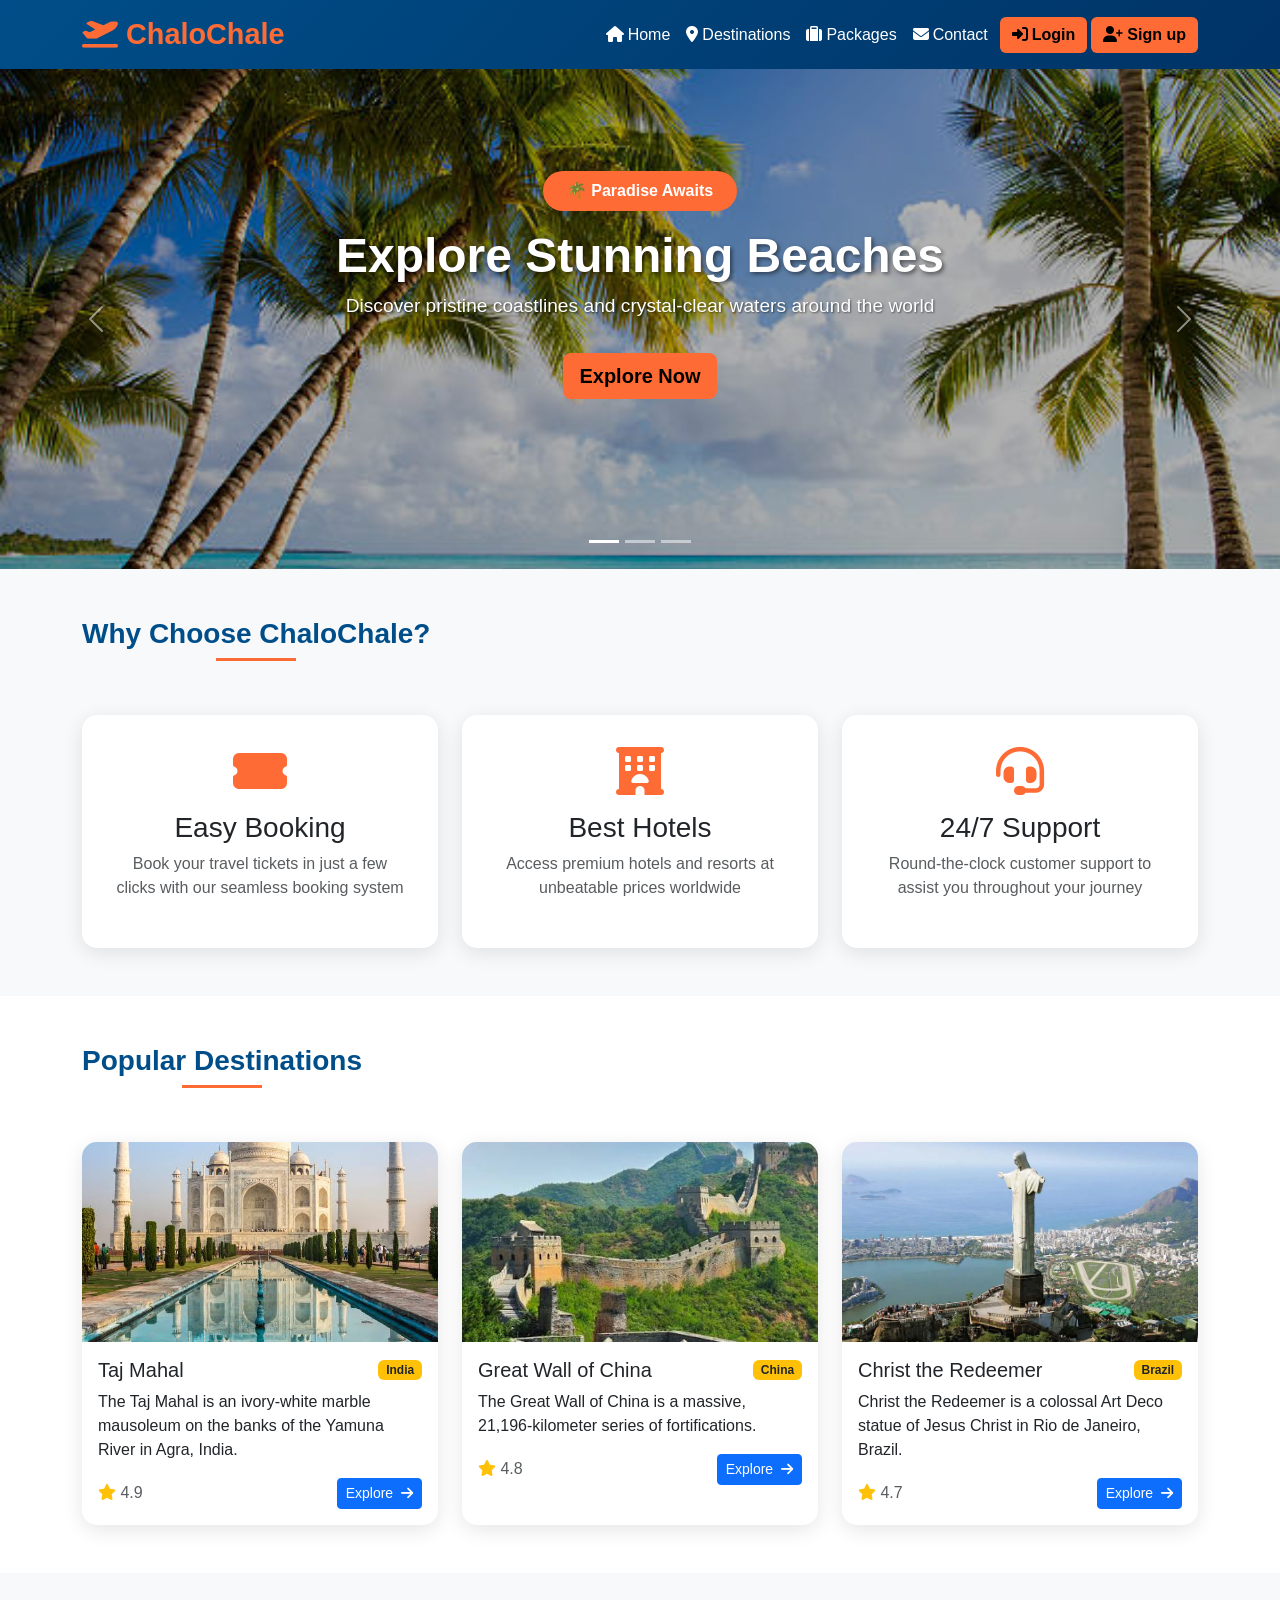
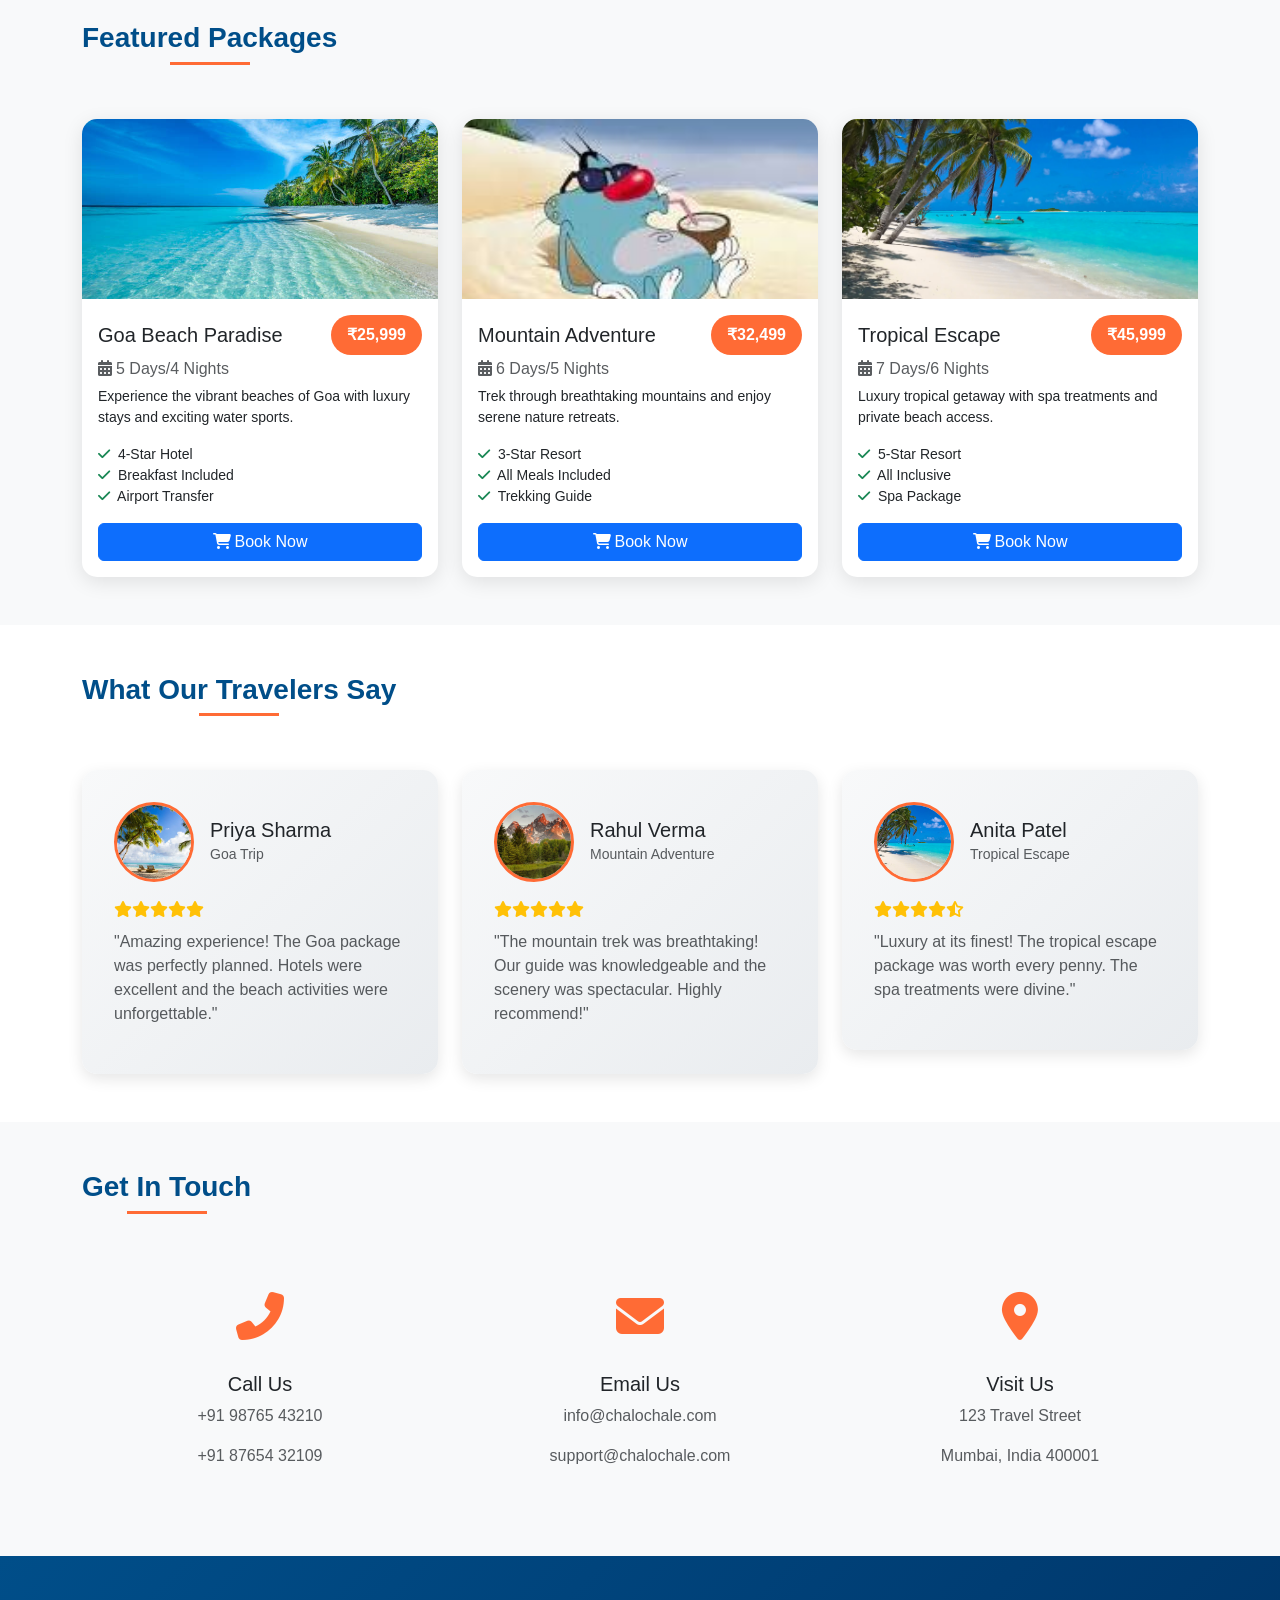
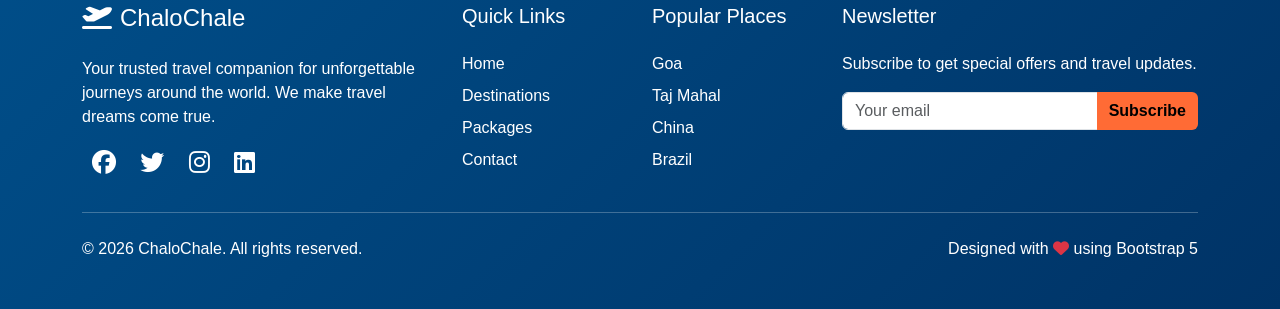
<file: index.html>
<!DOCTYPE html>
<html lang="en">
<head>
    <meta charset="UTF-8">
    <meta name="viewport" content="width=device-width, initial-scale=1.0">
    <link href="https://cdn.jsdelivr.net/npm/bootstrap@5.3.0/dist/css/bootstrap.min.css" rel="stylesheet">
    <link rel="stylesheet" href="https://cdnjs.cloudflare.com/ajax/libs/font-awesome/6.4.0/css/all.min.css">
    <title>ChaloChale - Your Travel Companion</title>
    <style>
        :root {
            --primary-color: #ff6b35;
            --secondary-color: #004e89;
            --accent-color: #f7c59f;
        }
        
        body {
            font-family: 'Segoe UI', Tahoma, Geneva, Verdana, sans-serif;
        }
        
        .navbar {
            background: linear-gradient(135deg, var(--secondary-color), #003366) !important;
            box-shadow: 0 2px 10px rgba(0,0,0,0.2);
        }
        
        .navbar-brand {
            font-size: 1.8rem;
            color: var(--primary-color) !important;
        }
        
        .nav-link {
            color: white !important;
            font-weight: 500;
            transition: color 0.3s;
        }
        
        .nav-link:hover {
            color: var(--primary-color) !important;
        }
        
        .btn-warning {
            background-color: var(--primary-color);
            border: none;
            font-weight: 600;
            transition: transform 0.2s, box-shadow 0.2s;
        }
        
        .btn-warning:hover {
            background-color: #e55a2b;
            transform: translateY(-2px);
            box-shadow: 0 4px 8px rgba(0,0,0,0.2);
        }
        
        .carousel-item img {
            height: 500px;
            object-fit: cover;
            filter: brightness(0.7);
        }
        
        .carousel-caption {
            bottom: 30%;
        }
        
        .carousel-caption h5 {
            font-size: 3rem;
            font-weight: 700;
            text-shadow: 2px 2px 4px rgba(0,0,0,0.5);
        }
        
        .carousel-caption p {
            font-size: 1.2rem;
            text-shadow: 1px 1px 2px rgba(0,0,0,0.5);
        }
        
        .section-title {
            color: var(--secondary-color);
            font-weight: 700;
            margin-bottom: 2rem;
            position: relative;
            display: inline-block;
        }
        
        .section-title::after {
            content: '';
            position: absolute;
            bottom: -10px;
            left: 50%;
            transform: translateX(-50%);
            width: 80px;
            height: 3px;
            background: var(--primary-color);
        }
        
        .feature-card {
            text-align: center;
            padding: 2rem;
            border-radius: 15px;
            background: white;
            box-shadow: 0 5px 20px rgba(0,0,0,0.1);
            transition: transform 0.3s, box-shadow 0.3s;
            height: 100%;
        }
        
        .feature-card:hover {
            transform: translateY(-10px);
            box-shadow: 0 15px 30px rgba(0,0,0,0.15);
        }
        
        .feature-icon {
            font-size: 3rem;
            color: var(--primary-color);
            margin-bottom: 1rem;
        }
        
        .destination-card {
            border: none;
            border-radius: 15px;
            overflow: hidden;
            box-shadow: 0 5px 20px rgba(0,0,0,0.1);
            transition: transform 0.3s, box-shadow 0.3s;
            height: 100%;
        }
        
        .destination-card:hover {
            transform: translateY(-10px);
            box-shadow: 0 15px 30px rgba(0,0,0,0.2);
        }
        
        .destination-card img {
            height: 200px;
            object-fit: cover;
            transition: transform 0.3s;
        }
        
        .destination-card:hover img {
            transform: scale(1.1);
        }
        
        .package-card {
            border: none;
            border-radius: 15px;
            overflow: hidden;
            box-shadow: 0 5px 20px rgba(0,0,0,0.1);
            transition: transform 0.3s;
            height: 100%;
        }
        
        .package-card:hover {
            transform: translateY(-5px);
        }
        
        .package-card img {
            height: 180px;
            object-fit: cover;
        }
        
        .price-tag {
            background: var(--primary-color);
            color: white;
            padding: 0.5rem 1rem;
            border-radius: 20px;
            font-weight: 700;
        }
        
        .testimonial-card {
            background: linear-gradient(135deg, #f8f9fa, #e9ecef);
            border-radius: 15px;
            padding: 2rem;
            box-shadow: 0 5px 15px rgba(0,0,0,0.1);
        }
        
        .testimonial-img {
            width: 80px;
            height: 80px;
            border-radius: 50%;
            object-fit: cover;
            border: 3px solid var(--primary-color);
        }
        
        .footer {
            background: linear-gradient(135deg, var(--secondary-color), #003366);
            color: white;
        }
        
        .footer a {
            color: white;
            text-decoration: none;
            transition: color 0.3s;
        }
        
        .footer a:hover {
            color: var(--primary-color);
        }
        
        .social-icon {
            font-size: 1.5rem;
            margin: 0 10px;
            transition: transform 0.3s;
        }
        
        .social-icon:hover {
            transform: scale(1.2);
            color: var(--primary-color);
        }
        
        .hero-badge {
            background: var(--primary-color);
            color: white;
            padding: 0.5rem 1.5rem;
            border-radius: 25px;
            font-weight: 600;
            display: inline-block;
            margin-bottom: 1rem;
        }
    </style>
</head>
<body>
    <nav class="navbar navbar-expand-lg navbar-dark">
  <div class="container">
    <a class="navbar-brand fw-bold" href="#"><i class="fas fa-plane-departure me-2"></i>ChaloChale</a>
    <button class="navbar-toggler" type="button" data-bs-toggle="collapse" data-bs-target="#navbarSupportedContent" aria-controls="navbarSupportedContent" aria-expanded="false" aria-label="Toggle navigation">
      <span class="navbar-toggler-icon"></span>
    </button>
    <div class="collapse navbar-collapse" id="navbarSupportedContent">
      <ul class="navbar-nav ms-auto mb-2 mb-lg-0">
        <li class="nav-item">
          <a class="nav-link active" aria-current="page" href="index.html"><i class="fas fa-home me-1"></i>Home</a>
        </li>
        <li class="nav-item">
          <a class="nav-link" href="Destination.html"><i class="fas fa-map-marker-alt me-1"></i>Destinations</a>
        </li>
        <li class="nav-item">
          <a class="nav-link" href="Package.html"><i class="fas fa-suitcase me-1"></i>Packages</a>
        </li>
        <li class="nav-item">
          <a class="nav-link" href="Contact.html"><i class="fas fa-envelope me-1"></i>Contact</a>
        </li>
      </ul>
      <button type="button" class="btn btn-warning m-1"  onclick="window.location.href='Login.html'"><i class="fas fa-sign-in-alt me-1"></i>Login</button>
      <button type="button" class="btn btn-warning" onclick="window.location.href='Sign-Up.html'"><i class="fas fa-user-plus me-1"></i>Sign up</button>
    </div>
  </div>
</nav>
<div id="carouselExampleCaptions" class="carousel slide" data-bs-ride="carousel">
  <div class="carousel-indicators">
    <button type="button" data-bs-target="#carouselExampleCaptions" data-bs-slide-to="0" class="active" aria-current="true" aria-label="Slide 1"></button>
    <button type="button" data-bs-target="#carouselExampleCaptions" data-bs-slide-to="1" aria-label="Slide 2"></button>
    <button type="button" data-bs-target="#carouselExampleCaptions" data-bs-slide-to="2" aria-label="Slide 3"></button>
  </div>
  <div class="carousel-inner">
    <div class="carousel-item active" data-bs-interval="4000">
      <img src="Images/Beach image1.jpg" class="d-block w-100" alt="Beautiful Beach">
      <div class="carousel-caption d-none d-md-block">
        <span class="hero-badge">🌴 Paradise Awaits</span>
        <h5>Explore Stunning Beaches</h5>
        <p>Discover pristine coastlines and crystal-clear waters around the world</p>
        <button class="btn btn-warning btn-lg mt-3">Explore Now</button>
      </div>
    </div>
    <div class="carousel-item" data-bs-interval="4000">
      <img src="Images/Mountain image.jpg" class="d-block w-100" alt="Mountain Adventure">
      <div class="carousel-caption d-none d-md-block">
        <span class="hero-badge">🏔️ Adventure Calls</span>
        <h5>Conquer Majestic Mountains</h5>
        <p>Experience breathtaking views and thrilling mountain expeditions</p>
        <button class="btn btn-warning btn-lg mt-3">Start Adventure</button>
      </div>
    </div>
    <div class="carousel-item" data-bs-interval="4000">
      <img src="Images/Beach image2.avif" class="d-block w-100" alt="Tropical Paradise">
      <div class="carousel-caption d-none d-md-block">
        <span class="hero-badge">✨ Dream Destinations</span>
        <h5>Tropical Paradise Escapes</h5>
        <p>Relax in luxury resorts and explore exotic locations</p>
        <button class="btn btn-warning btn-lg mt-3">Book Your Trip</button>
      </div>
    </div>
  </div>
  <button class="carousel-control-prev" type="button" data-bs-target="#carouselExampleCaptions" data-bs-slide="prev">
    <span class="carousel-control-prev-icon" aria-hidden="true"></span>
    <span class="visually-hidden">Previous</span>
  </button>
  <button class="carousel-control-next" type="button" data-bs-target="#carouselExampleCaptions" data-bs-slide="next">
    <span class="carousel-control-next-icon" aria-hidden="true"></span>
    <span class="visually-hidden">Next</span>
  </button>
</div> 
<section class="py-5 bg-light">
    <div class="container">
        <h3 class="text-center fw-bold section-title">Why Choose ChaloChale?</h3>
        <div class="row g-4 mt-2">
            <div class="col-md-4">
                <div class="feature-card">
                    <i class="fas fa-ticket-alt feature-icon"></i>
                    <h3 class="text-dark">Easy Booking</h3>
                    <p class="text-muted">Book your travel tickets in just a few clicks with our seamless booking system</p>
                </div>
            </div>
            <div class="col-md-4">
                <div class="feature-card">
                    <i class="fas fa-hotel feature-icon"></i>
                    <h3 class="text-dark">Best Hotels</h3>
                    <p class="text-muted">Access premium hotels and resorts at unbeatable prices worldwide</p>
                </div>
            </div>
            <div class="col-md-4">
                <div class="feature-card">
                    <i class="fas fa-headset feature-icon"></i>
                    <h3 class="text-dark">24/7 Support</h3>
                    <p class="text-muted">Round-the-clock customer support to assist you throughout your journey</p>
                </div>
            </div>
        </div>
    </div>
</section>
<section id="destinations" class="py-5">
    <div class="container">
        <h3 class="text-center fw-bold section-title">Popular Destinations</h3>
        <div class="row g-4 mt-2">
            <div class="col-md-4">
                <div class="card destination-card">
                    <img src="Images/Taj Mahal.jpg" class="card-img-top" alt="Taj Mahal">
                    <div class="card-body">
                        <div class="d-flex justify-content-between align-items-center mb-2">
                            <h5 class="card-title mb-0">Taj Mahal</h5>
                            <span class="badge bg-warning text-dark">India</span>
                        </div>
                        <p class="card-text">The Taj Mahal is an ivory-white marble mausoleum on the banks of the Yamuna River in Agra, India.</p>
                        <div class="d-flex justify-content-between align-items-center">
                            <span class="text-muted"><i class="fas fa-star text-warning"></i> 4.9</span>
                            <a href="#" class="btn btn-primary btn-sm">Explore <i class="fas fa-arrow-right ms-1"></i></a>
                        </div>
                    </div>
                </div>
            </div>
            <div class="col-md-4">
                <div class="card destination-card">
                    <img src="Images/Great wall of China.jpg" class="card-img-top" alt="Great Wall of China">
                    <div class="card-body">
                        <div class="d-flex justify-content-between align-items-center mb-2">
                            <h5 class="card-title mb-0">Great Wall of China</h5>
                            <span class="badge bg-warning text-dark">China</span>
                        </div>
                        <p class="card-text">The Great Wall of China is a massive, 21,196-kilometer series of fortifications.</p>
                        <div class="d-flex justify-content-between align-items-center">
                            <span class="text-muted"><i class="fas fa-star text-warning"></i> 4.8</span>
                            <a href="#" class="btn btn-primary btn-sm">Explore <i class="fas fa-arrow-right ms-1"></i></a>
                        </div>
                    </div>
                </div>
            </div>
            <div class="col-md-4">
                <div class="card destination-card">
                    <img src="Images/Christ the redeemer.webp" class="card-img-top" alt="Christ the Redeemer">
                    <div class="card-body">
                        <div class="d-flex justify-content-between align-items-center mb-2">
                            <h5 class="card-title mb-0">Christ the Redeemer</h5>
                            <span class="badge bg-warning text-dark">Brazil</span>
                        </div>
                        <p class="card-text">Christ the Redeemer is a colossal Art Deco statue of Jesus Christ in Rio de Janeiro, Brazil.</p>
                        <div class="d-flex justify-content-between align-items-center">
                            <span class="text-muted"><i class="fas fa-star text-warning"></i> 4.7</span>
                            <a href="#" class="btn btn-primary btn-sm">Explore <i class="fas fa-arrow-right ms-1"></i></a>
                        </div>
                    </div>
                </div>
            </div>
        </div>
    </div>
</section>
<section id="packages" class="py-5 bg-light">
    <div class="container">
        <h3 class="text-center fw-bold section-title">Featured Packages</h3>
        <div class="row g-4 mt-2">
            <div class="col-md-4">
                <div class="card package-card">
                    <img src="Images/Beach image3.jpg" class="card-img-top" alt="Goa Beach">
                    <div class="card-body">
                        <div class="d-flex justify-content-between align-items-center mb-2">
                            <h5 class="card-title mb-0">Goa Beach Paradise</h5>
                            <span class="price-tag">₹25,999</span>
                        </div>
                        <h6 class="card-subtitle mb-2 text-muted"><i class="fas fa-calendar-alt me-1"></i>5 Days/4 Nights</h6>
                        <p class="card-text small">Experience the vibrant beaches of Goa with luxury stays and exciting water sports.</p>
                        <ul class="list-unstyled small mb-3">
                            <li><i class="fas fa-check text-success me-1"></i> 4-Star Hotel</li>
                            <li><i class="fas fa-check text-success me-1"></i> Breakfast Included</li>
                            <li><i class="fas fa-check text-success me-1"></i> Airport Transfer</li>
                        </ul>
                        <button type="button" class="btn btn-primary w-100" data-bs-toggle="modal" data-bs-target="#exampleModal"><i class="fas fa-shopping-cart me-1"></i>Book Now</button>
                    </div>
                </div>
            </div>
            <div class="col-md-4">
                <div class="card package-card">
                    <img src="Images/Beach image4.jpg" class="card-img-top" alt="Mountain Adventure">
                    <div class="card-body">
                        <div class="d-flex justify-content-between align-items-center mb-2">
                            <h5 class="card-title mb-0">Mountain Adventure</h5>
                            <span class="price-tag">₹32,499</span>
                        </div>
                        <h6 class="card-subtitle mb-2 text-muted"><i class="fas fa-calendar-alt me-1"></i>6 Days/5 Nights</h6>
                        <p class="card-text small">Trek through breathtaking mountains and enjoy serene nature retreats.</p>
                        <ul class="list-unstyled small mb-3">
                            <li><i class="fas fa-check text-success me-1"></i> 3-Star Resort</li>
                            <li><i class="fas fa-check text-success me-1"></i> All Meals Included</li>
                            <li><i class="fas fa-check text-success me-1"></i> Trekking Guide</li>
                        </ul>
                        <button type="button" class="btn btn-primary w-100" data-bs-toggle="modal" data-bs-target="#exampleModal"><i class="fas fa-shopping-cart me-1"></i>Book Now</button>
                    </div>
                </div>
            </div>
            <div class="col-md-4">
                <div class="card package-card">
                    <img src="Images/Beach image2.avif" class="card-img-top" alt="Tropical Escape">
                    <div class="card-body">
                        <div class="d-flex justify-content-between align-items-center mb-2">
                            <h5 class="card-title mb-0">Tropical Escape</h5>
                            <span class="price-tag">₹45,999</span>
                        </div>
                        <h6 class="card-subtitle mb-2 text-muted"><i class="fas fa-calendar-alt me-1"></i>7 Days/6 Nights</h6>
                        <p class="card-text small">Luxury tropical getaway with spa treatments and private beach access.</p>
                        <ul class="list-unstyled small mb-3">
                            <li><i class="fas fa-check text-success me-1"></i> 5-Star Resort</li>
                            <li><i class="fas fa-check text-success me-1"></i> All Inclusive</li>
                            <li><i class="fas fa-check text-success me-1"></i> Spa Package</li>
                        </ul>
                        <button type="button" class="btn btn-primary w-100" data-bs-toggle="modal" data-bs-target="#exampleModal"><i class="fas fa-shopping-cart me-1"></i>Book Now</button>
                    </div>
                </div>
            </div>
        </div>
    </div>
</section>
<!-- Modal -->
<div class="modal fade" id="exampleModal" tabindex="-1" aria-labelledby="exampleModalLabel" aria-hidden="true">
  <div class="modal-dialog modal-lg">
    <div class="modal-content">
      <div class="modal-header bg-primary text-white">
        <h5 class="modal-title" id="exampleModalLabel"><i class="fas fa-plane me-2"></i>Book Your Trip</h5>
        <button type="button" class="btn-close btn-close-white" data-bs-dismiss="modal" aria-label="Close"></button>
      </div>
      <div class="modal-body">
        <div class="row">
          <div class="col-md-6">
            <div class="mb-3">
              <label for="fullName" class="form-label fw-bold"><i class="fas fa-user me-1"></i>Full Name</label>
              <input type="text" class="form-control" id="fullName" placeholder="Enter Your Name">
            </div>
          </div>
          <div class="col-md-6">
            <div class="mb-3">
              <label for="email" class="form-label fw-bold"><i class="fas fa-envelope me-1"></i>Email Address</label>
              <input type="email" class="form-control" id="email" placeholder="name@example.com">
            </div>
          </div>
        </div>
        <div class="row">
          <div class="col-md-6">
            <div class="mb-3">
              <label for="destination" class="form-label fw-bold"><i class="fas fa-map-marker-alt me-1"></i>Select Destination</label>
              <select class="form-select" id="destination">
                <option value="">Choose Destination</option>
                <option value="goa">Goa Beach Paradise</option>
                <option value="taj">Taj Mahal</option>
                <option value="china">Great Wall of China</option>
                <option value="brazil">Christ the Redeemer</option>
                <option value="mountain">Mountain Adventure</option>
                <option value="tropical">Tropical Escape</option>
              </select>
            </div>
          </div>
          <div class="col-md-6">
            <div class="mb-3">
              <label for="travelDate" class="form-label fw-bold"><i class="fas fa-calendar me-1"></i>Travel Date</label>
              <input type="date" class="form-control" id="travelDate">
            </div>
          </div>
        </div>
        <div class="row">
          <div class="col-md-6">
            <div class="mb-3">
              <label for="travelers" class="form-label fw-bold"><i class="fas fa-users me-1"></i>Number of Travelers</label>
              <select class="form-select" id="travelers">
                <option value="1">1 Person</option>
                <option value="2">2 People</option>
                <option value="3">3 People</option>
                <option value="4">4 People</option>
                <option value="5">5+ People</option>
              </select>
            </div>
          </div>
          <div class="col-md-6">
            <div class="mb-3">
              <label for="phone" class="form-label fw-bold"><i class="fas fa-phone me-1"></i>Phone Number</label>
              <input type="tel" class="form-control" id="phone" placeholder="+91 XXXXX XXXXX">
            </div>
          </div>
        </div>
        <div class="mb-3">
          <label for="specialRequests" class="form-label fw-bold"><i class="fas fa-comment me-1"></i>Special Requests</label>
          <textarea class="form-control" id="specialRequests" rows="3" placeholder="Any special requirements or requests?"></textarea>
        </div>
      </div>
      <div class="modal-footer">
        <button type="button" class="btn btn-secondary" data-bs-dismiss="modal">Cancel</button>
        <button type="submit" class="btn btn-primary"><i class="fas fa-paper-plane me-1"></i>Submit Booking Request</button>
      </div>
    </div>
  </div>
</div>

<!-- Testimonials Section -->
<section class="py-5">
    <div class="container">
        <h3 class="text-center fw-bold section-title">What Our Travelers Say</h3>
        <div class="row g-4 mt-2">
            <div class="col-md-4">
                <div class="testimonial-card">
                    <div class="d-flex align-items-center mb-3">
                        <img src="Images/Beach image1.jpg" class="testimonial-img me-3" alt="Traveler">
                        <div>
                            <h5 class="mb-0">Priya Sharma</h5>
                            <small class="text-muted">Goa Trip</small>
                        </div>
                    </div>
                    <p class="mb-2"><i class="fas fa-star text-warning"></i><i class="fas fa-star text-warning"></i><i class="fas fa-star text-warning"></i><i class="fas fa-star text-warning"></i><i class="fas fa-star text-warning"></i></p>
                    <p class="text-muted">"Amazing experience! The Goa package was perfectly planned. Hotels were excellent and the beach activities were unforgettable."</p>
                </div>
            </div>
            <div class="col-md-4">
                <div class="testimonial-card">
                    <div class="d-flex align-items-center mb-3">
                        <img src="Images/Mountain image.jpg" class="testimonial-img me-3" alt="Traveler">
                        <div>
                            <h5 class="mb-0">Rahul Verma</h5>
                            <small class="text-muted">Mountain Adventure</small>
                        </div>
                    </div>
                    <p class="mb-2"><i class="fas fa-star text-warning"></i><i class="fas fa-star text-warning"></i><i class="fas fa-star text-warning"></i><i class="fas fa-star text-warning"></i><i class="fas fa-star text-warning"></i></p>
                    <p class="text-muted">"The mountain trek was breathtaking! Our guide was knowledgeable and the scenery was spectacular. Highly recommend!"</p>
                </div>
            </div>
            <div class="col-md-4">
                <div class="testimonial-card">
                    <div class="d-flex align-items-center mb-3">
                        <img src="Images/Beach image2.avif" class="testimonial-img me-3" alt="Traveler">
                        <div>
                            <h5 class="mb-0">Anita Patel</h5>
                            <small class="text-muted">Tropical Escape</small>
                        </div>
                    </div>
                    <p class="mb-2"><i class="fas fa-star text-warning"></i><i class="fas fa-star text-warning"></i><i class="fas fa-star text-warning"></i><i class="fas fa-star text-warning"></i><i class="fas fa-star-half-alt text-warning"></i></p>
                    <p class="text-muted">"Luxury at its finest! The tropical escape package was worth every penny. The spa treatments were divine."</p>
                </div>
            </div>
        </div>
    </div>
</section>

<!-- Contact Section -->
<section id="contact" class="py-5 bg-light">
    <div class="container">
        <h3 class="text-center fw-bold section-title">Get In Touch</h3>
        <div class="row g-4 mt-2">
            <div class="col-md-4 text-center">
                <div class="p-4">
                    <i class="fas fa-phone-alt feature-icon"></i>
                    <h5 class="mt-3">Call Us</h5>
                    <p class="text-muted">+91 98765 43210</p>
                    <p class="text-muted">+91 87654 32109</p>
                </div>
            </div>
            <div class="col-md-4 text-center">
                <div class="p-4">
                    <i class="fas fa-envelope feature-icon"></i>
                    <h5 class="mt-3">Email Us</h5>
                    <p class="text-muted">info@chalochale.com</p>
                    <p class="text-muted">support@chalochale.com</p>
                </div>
            </div>
            <div class="col-md-4 text-center">
                <div class="p-4">
                    <i class="fas fa-map-marker-alt feature-icon"></i>
                    <h5 class="mt-3">Visit Us</h5>
                    <p class="text-muted">123 Travel Street</p>
                    <p class="text-muted">Mumbai, India 400001</p>
                </div>
            </div>
        </div>
    </div>
</section>

<!-- Enhanced Footer -->
<footer class="footer py-5">
    <div class="container">
        <div class="row g-4">
            <div class="col-md-4">
                <h4 class="mb-4"><i class="fas fa-plane-departure me-2"></i>ChaloChale</h4>
                <p>Your trusted travel companion for unforgettable journeys around the world. We make travel dreams come true.</p>
                <div class="mt-3">
                    <a href="#" class="social-icon"><i class="fab fa-facebook"></i></a>
                    <a href="#" class="social-icon"><i class="fab fa-twitter"></i></a>
                    <a href="#" class="social-icon"><i class="fab fa-instagram"></i></a>
                    <a href="#" class="social-icon"><i class="fab fa-linkedin"></i></a>
                </div>
            </div>
            <div class="col-md-2">
                <h5 class="mb-4">Quick Links</h5>
                <ul class="list-unstyled">
                    <li class="mb-2"><a href="#">Home</a></li>
                    <li class="mb-2"><a href="#destinations">Destinations</a></li>
                    <li class="mb-2"><a href="#packages">Packages</a></li>
                    <li class="mb-2"><a href="#contact">Contact</a></li>
                </ul>
            </div>
            <div class="col-md-2">
                <h5 class="mb-4">Popular Places</h5>
                <ul class="list-unstyled">
                    <li class="mb-2"><a href="#">Goa</a></li>
                    <li class="mb-2"><a href="#">Taj Mahal</a></li>
                    <li class="mb-2"><a href="#">China</a></li>
                    <li class="mb-2"><a href="#">Brazil</a></li>
                </ul>
            </div>
            <div class="col-md-4">
                <h5 class="mb-4">Newsletter</h5>
                <p class="mb-3">Subscribe to get special offers and travel updates.</p>
                <div class="input-group">
                    <input type="email" class="form-control" placeholder="Your email">
                    <button class="btn btn-warning" type="button">Subscribe</button>
                </div>
            </div>
        </div>
        <hr class="my-4 bg-light">
        <div class="row">
            <div class="col-md-6 text-center text-md-start">
                <p class="mb-0">© 2026 ChaloChale. All rights reserved.</p>
            </div>
            <div class="col-md-6 text-center text-md-end">
                <p class="mb-0">Designed with <i class="fas fa-heart text-danger"></i> using Bootstrap 5</p>
            </div>
        </div>
    </div>
</footer>

<script src="https://cdn.jsdelivr.net/npm/bootstrap@5.3.2/dist/js/bootstrap.bundle.min.js"></script>
</body>
</html>
</file>
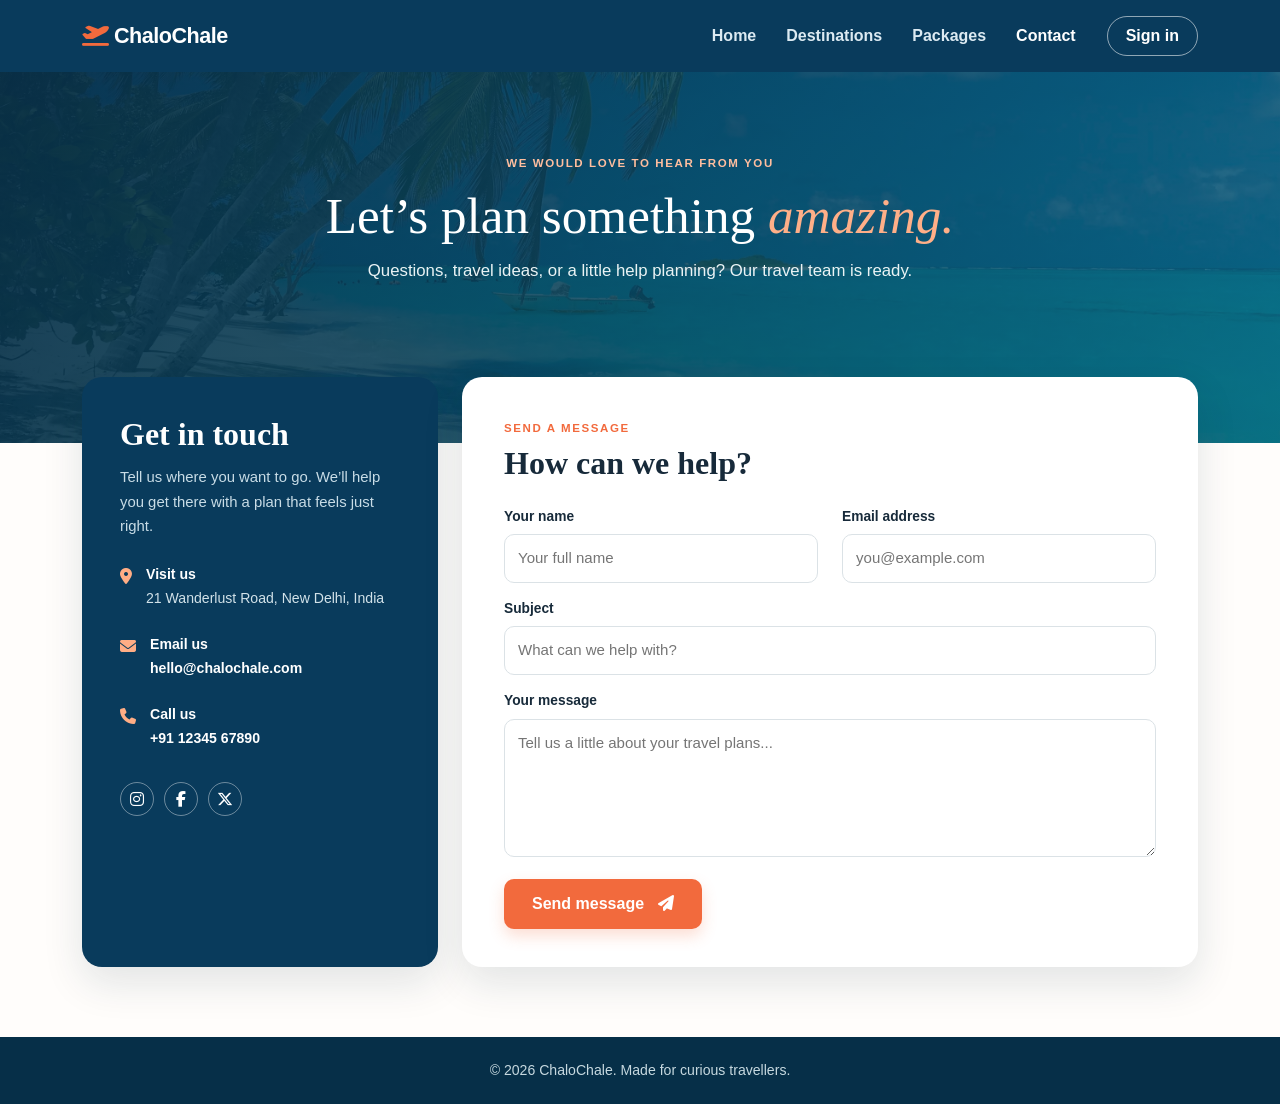
<file: Contact.html>
<!DOCTYPE html>
<html lang="en"><head><meta charset="UTF-8"><meta name="viewport" content="width=device-width, initial-scale=1.0"><title>Contact us | ChaloChale</title><link href="https://cdn.jsdelivr.net/npm/bootstrap@5.3.3/dist/css/bootstrap.min.css" rel="stylesheet"><link rel="stylesheet" href="https://cdnjs.cloudflare.com/ajax/libs/font-awesome/6.5.2/css/all.min.css"><link rel="stylesheet" href="CSS/Style.css"></head>
<body class="contact-page"><nav class="navbar navbar-expand-lg site-nav"><div class="container"><a class="navbar-brand" href="index.html"><i class="fa-solid fa-plane-departure"></i> ChaloChale</a><button class="navbar-toggler" type="button" data-bs-toggle="collapse" data-bs-target="#navMenu"><i class="fa-solid fa-bars"></i></button><div class="collapse navbar-collapse" id="navMenu"><ul class="navbar-nav ms-auto"><li class="nav-item"><a class="nav-link" href="index.html">Home</a></li><li class="nav-item"><a class="nav-link" href="Destination.html">Destinations</a></li><li class="nav-item"><a class="nav-link" href="Package.html">Packages</a></li><li class="nav-item"><a class="nav-link active" href="Contact.html">Contact</a></li></ul><a class="btn nav-cta ms-lg-3" href="Login.html">Sign in</a></div></div></nav>
<main><section class="contact-hero"><div class="container text-center"><span class="eyebrow">WE WOULD LOVE TO HEAR FROM YOU</span><h1>Let’s plan something <em>amazing.</em></h1><p>Questions, travel ideas, or a little help planning? Our travel team is ready.</p></div></section><section class="contact-content container"><div class="row g-4"><div class="col-lg-4"><aside class="contact-info"><h2>Get in touch</h2><p>Tell us where you want to go. We’ll help you get there with a plan that feels just right.</p><div class="contact-detail"><i class="fa-solid fa-location-dot"></i><div><strong>Visit us</strong><span>21 Wanderlust Road, New Delhi, India</span></div></div><div class="contact-detail"><i class="fa-solid fa-envelope"></i><div><strong>Email us</strong><a href="mailto:hello@chalochale.com">hello@chalochale.com</a></div></div><div class="contact-detail"><i class="fa-solid fa-phone"></i><div><strong>Call us</strong><a href="tel:+911234567890">+91 12345 67890</a></div></div><div class="social-links"><a href="#" aria-label="Instagram"><i class="fa-brands fa-instagram"></i></a><a href="#" aria-label="Facebook"><i class="fa-brands fa-facebook-f"></i></a><a href="#" aria-label="Twitter"><i class="fa-brands fa-x-twitter"></i></a></div></aside></div><div class="col-lg-8"><section class="message-card"><div><span class="eyebrow">SEND A MESSAGE</span><h2>How can we help?</h2></div><form><div class="row"><div class="col-md-6"><label for="contactName">Your name</label><input id="contactName" type="text" placeholder="Your full name" required></div><div class="col-md-6"><label for="contactEmail">Email address</label><input id="contactEmail" type="email" placeholder="you@example.com" required></div></div><label for="contactSubject">Subject</label><input id="contactSubject" type="text" placeholder="What can we help with?"><label for="contactMessage">Your message</label><textarea id="contactMessage" rows="5" placeholder="Tell us a little about your travel plans..." required></textarea><button type="submit" class="primary-btn">Send message <i class="fa-solid fa-paper-plane"></i></button></form></section></div></div></section></main><footer class="site-footer"><div class="container">© 2026 ChaloChale. Made for curious travellers.</div></footer><script src="https://cdn.jsdelivr.net/npm/bootstrap@5.3.3/dist/js/bootstrap.bundle.min.js"></script></body></html>
</file>
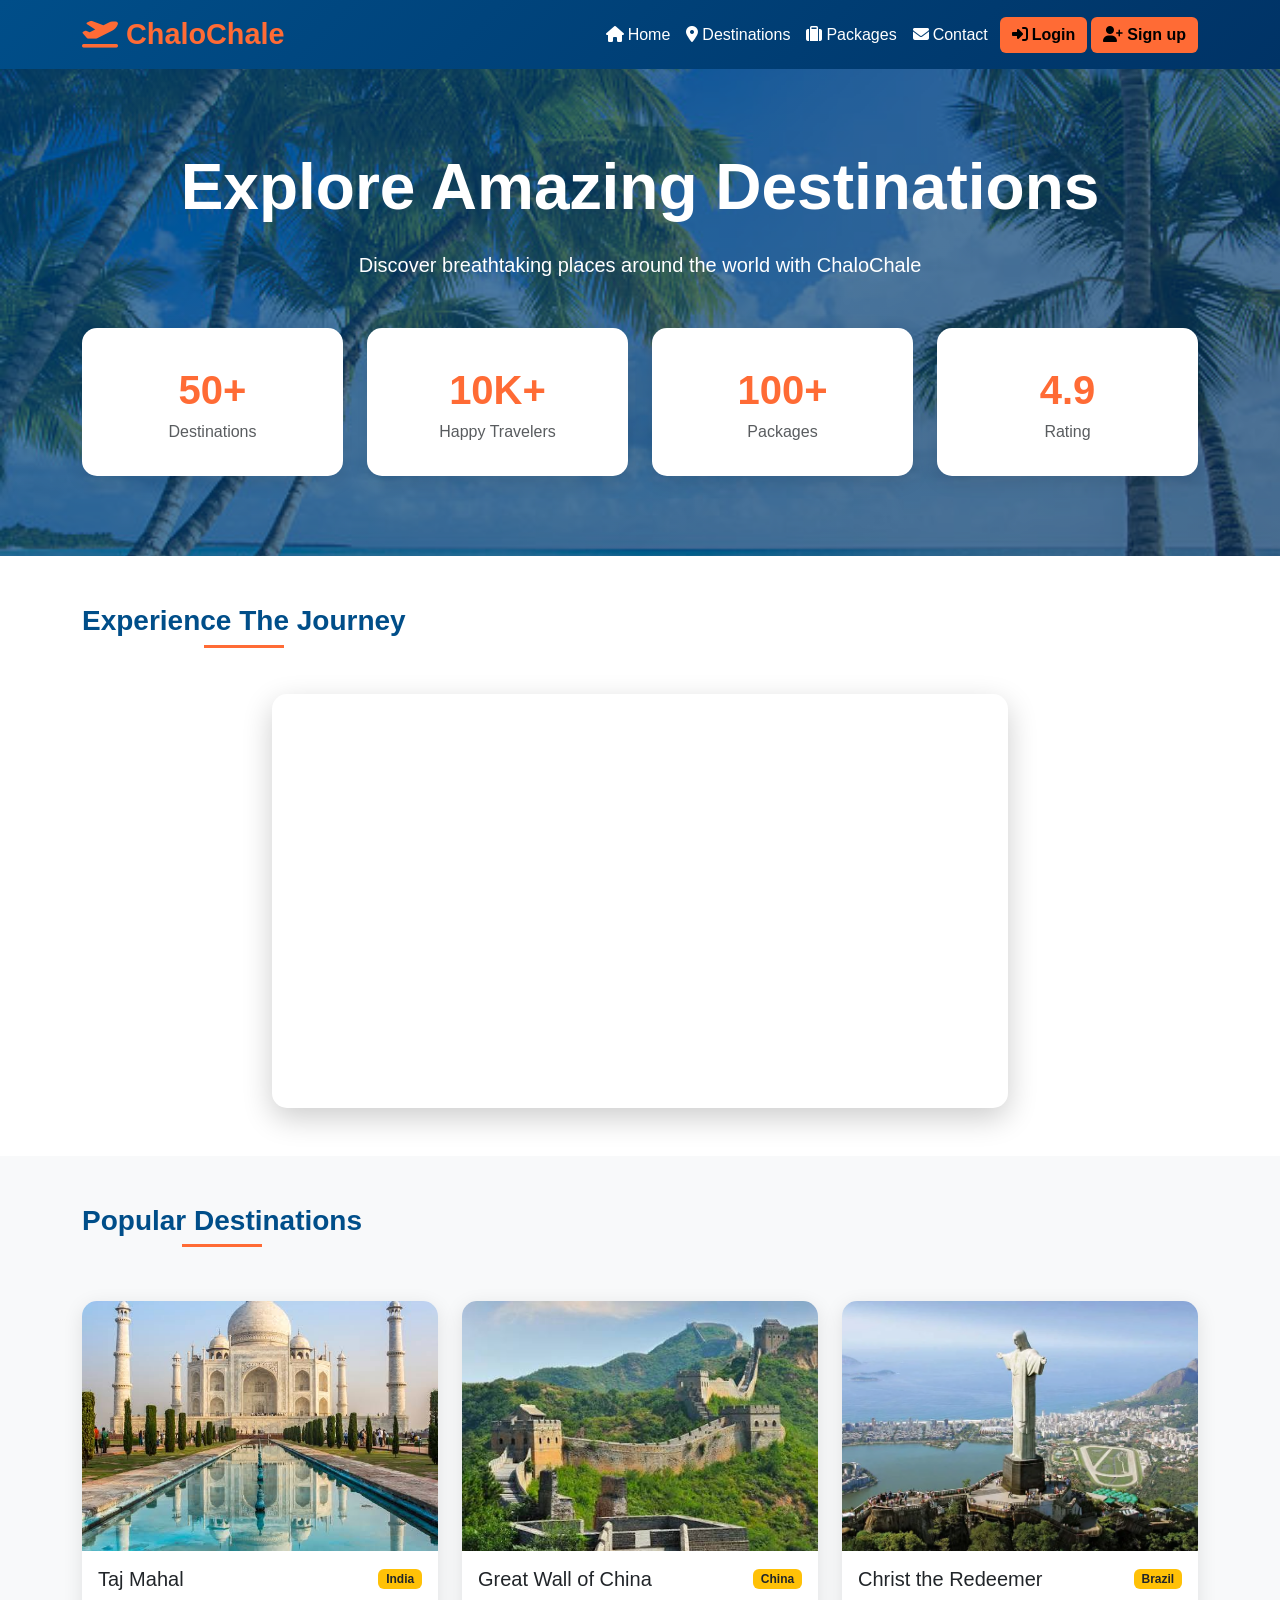
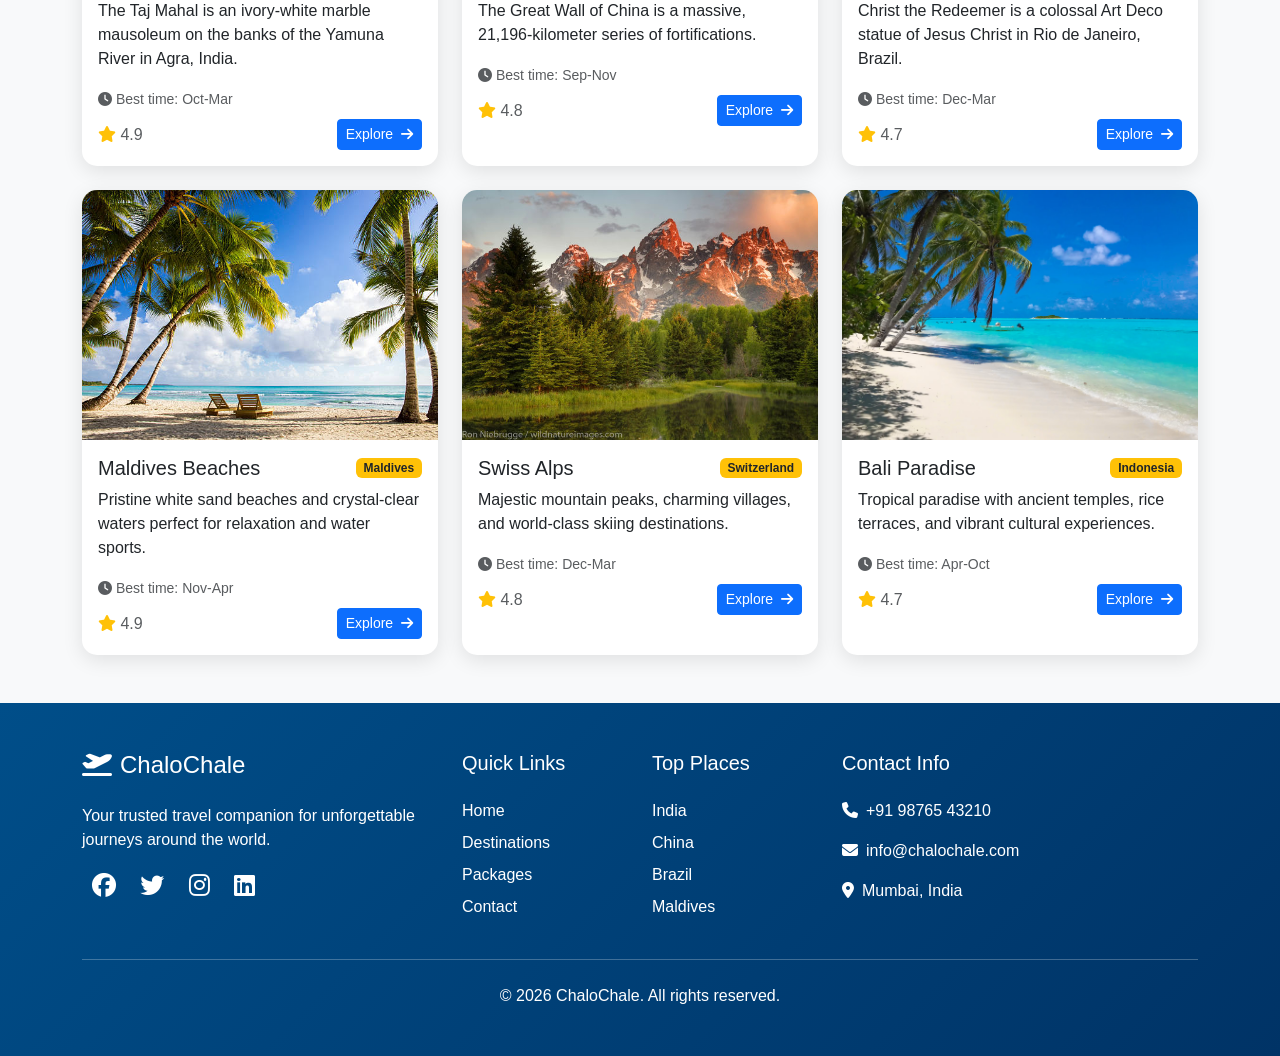
<file: Destination.html>
<!DOCTYPE html>
<html lang="en">
<head>
    <meta charset="UTF-8">
    <meta name="viewport" content="width=device-width, initial-scale=1.0">
    <link href="https://cdn.jsdelivr.net/npm/bootstrap@5.3.0/dist/css/bootstrap.min.css" rel="stylesheet">
    <link rel="stylesheet" href="https://cdnjs.cloudflare.com/ajax/libs/font-awesome/6.4.0/css/all.min.css">
    <title>Destinations - ChaloChale</title>
    <style>
        :root {
            --primary-color: #ff6b35;
            --secondary-color: #004e89;
            --accent-color: #f7c59f;
        }
        
        body {
            font-family: 'Segoe UI', Tahoma, Geneva, Verdana, sans-serif;
        }
        
        .navbar {
            background: linear-gradient(135deg, var(--secondary-color), #003366) !important;
            box-shadow: 0 2px 10px rgba(0,0,0,0.2);
        }
        
        .navbar-brand {
            font-size: 1.8rem;
            color: var(--primary-color) !important;
        }
        
        .nav-link {
            color: white !important;
            font-weight: 500;
            transition: color 0.3s;
        }
        
        .nav-link:hover {
            color: var(--primary-color) !important;
        }
        
        .btn-warning {
            background-color: var(--primary-color);
            border: none;
            font-weight: 600;
            transition: transform 0.2s, box-shadow 0.2s;
        }
        
        .btn-warning:hover {
            background-color: #e55a2b;
            transform: translateY(-2px);
            box-shadow: 0 4px 8px rgba(0,0,0,0.2);
        }
        
        .hero-section {
            background: linear-gradient(135deg, var(--secondary-color), #003366);
            color: white;
            padding: 80px 0;
            position: relative;
            overflow: hidden;
        }
        
        .hero-section::before {
            content: '';
            position: absolute;
            top: 0;
            left: 0;
            right: 0;
            bottom: 0;
            background: url('Images/Beach image1.jpg') center/cover;
            opacity: 0.3;
        }
        
        .hero-content {
            position: relative;
            z-index: 1;
        }
        
        .section-title {
            color: var(--secondary-color);
            font-weight: 700;
            margin-bottom: 2rem;
            position: relative;
            display: inline-block;
        }
        
        .section-title::after {
            content: '';
            position: absolute;
            bottom: -10px;
            left: 50%;
            transform: translateX(-50%);
            width: 80px;
            height: 3px;
            background: var(--primary-color);
        }
        
        .destination-card {
            border: none;
            border-radius: 15px;
            overflow: hidden;
            box-shadow: 0 5px 20px rgba(0,0,0,0.1);
            transition: transform 0.3s, box-shadow 0.3s;
            height: 100%;
        }
        
        .destination-card:hover {
            transform: translateY(-10px);
            box-shadow: 0 15px 30px rgba(0,0,0,0.2);
        }
        
        .destination-card img {
            height: 250px;
            object-fit: cover;
            transition: transform 0.3s;
        }
        
        .destination-card:hover img {
            transform: scale(1.1);
        }
        
        .video-container {
            position: relative;
            padding-bottom: 56.25%;
            height: 0;
            overflow: hidden;
            border-radius: 15px;
            box-shadow: 0 10px 30px rgba(0,0,0,0.2);
        }
        
        .video-container iframe {
            position: absolute;
            top: 0;
            left: 0;
            width: 100%;
            height: 100%;
        }
        
        .footer {
            background: linear-gradient(135deg, var(--secondary-color), #003366);
            color: white;
        }
        
        .footer a {
            color: white;
            text-decoration: none;
            transition: color 0.3s;
        }
        
        .footer a:hover {
            color: var(--primary-color);
        }
        
        .social-icon {
            font-size: 1.5rem;
            margin: 0 10px;
            transition: transform 0.3s;
        }
        
        .social-icon:hover {
            transform: scale(1.2);
            color: var(--primary-color);
        }
        
        .stats-card {
            background: white;
            padding: 2rem;
            border-radius: 15px;
            text-align: center;
            box-shadow: 0 5px 20px rgba(0,0,0,0.1);
            transition: transform 0.3s;
        }
        
        .stats-card:hover {
            transform: translateY(-5px);
        }
        
        .stats-number {
            font-size: 2.5rem;
            font-weight: 700;
            color: var(--primary-color);
        }
    </style>
</head>
<body>
    <nav class="navbar navbar-expand-lg navbar-dark">
  <div class="container">
    <a class="navbar-brand fw-bold" href="#"><i class="fas fa-plane-departure me-2"></i>ChaloChale</a>
    <button class="navbar-toggler" type="button" data-bs-toggle="collapse" data-bs-target="#navbarSupportedContent" aria-controls="navbarSupportedContent" aria-expanded="false" aria-label="Toggle navigation">
      <span class="navbar-toggler-icon"></span>
    </button>
    <div class="collapse navbar-collapse" id="navbarSupportedContent">
      <ul class="navbar-nav ms-auto mb-2 mb-lg-0">
        <li class="nav-item">
          <a class="nav-link active" aria-current="page" href="index.html"><i class="fas fa-home me-1"></i>Home</a>
        </li>
        <li class="nav-item">
          <a class="nav-link" href="Destination.html"><i class="fas fa-map-marker-alt me-1"></i>Destinations</a>
        </li>
        <li class="nav-item">
          <a class="nav-link" href="Package.html"><i class="fas fa-suitcase me-1"></i>Packages</a>
        </li>
        <li class="nav-item">
          <a class="nav-link" href="Contact.html"><i class="fas fa-envelope me-1"></i>Contact</a>
        </li>
      </ul>
  <button type="button" class="btn btn-warning m-1"  onclick="window.location.href='Login.html'"><i class="fas fa-sign-in-alt me-1"></i>Login</button>
      <button type="button" class="btn btn-warning" onclick="window.location.href='Sign-Up.html'"><i class="fas fa-user-plus me-1"></i>Sign up</button>
    </div>
  </div>
</nav>
<section class="hero-section">
    <div class="container hero-content text-center">
        <h1 class="display-3 fw-bold mb-4">Explore Amazing Destinations</h1>
        <p class="lead mb-4">Discover breathtaking places around the world with ChaloChale</p>
        <div class="row g-4 mt-4">
            <div class="col-md-3">
                <div class="stats-card">
                    <div class="stats-number">50+</div>
                    <p class="text-muted mb-0">Destinations</p>
                </div>
            </div>
            <div class="col-md-3">
                <div class="stats-card">
                    <div class="stats-number">10K+</div>
                    <p class="text-muted mb-0">Happy Travelers</p>
                </div>
            </div>
            <div class="col-md-3">
                <div class="stats-card">
                    <div class="stats-number">100+</div>
                    <p class="text-muted mb-0">Packages</p>
                </div>
            </div>
            <div class="col-md-3">
                <div class="stats-card">
                    <div class="stats-number">4.9</div>
                    <p class="text-muted mb-0">Rating</p>
                </div>
            </div>
        </div>
    </div>
</section>

<!-- Video Section -->
<section class="py-5">
    <div class="container">
        <h3 class="text-center fw-bold section-title">Experience The Journey</h3>
        <div class="row mt-4">
            <div class="col-md-8 mx-auto">
                <div class="video-container">
                    <iframe src="https://www.youtube.com/embed/dQw4w9WgXcQ" title="Travel Experience" frameborder="0" allow="accelerometer; autoplay; clipboard-write; encrypted-media; gyroscope; picture-in-picture" allowfullscreen></iframe>
                </div>
            </div>
        </div>
    </div>
</section>

<section class="py-5 bg-light">
    <div class="container">
        <h3 class="text-center fw-bold section-title">Popular Destinations</h3>
        <div class="row g-4 mt-2">
            <div class="col-md-4">
                <div class="card destination-card">
                    <img src="Images/Taj Mahal.jpg" class="card-img-top" alt="Taj Mahal">
                    <div class="card-body">
                        <div class="d-flex justify-content-between align-items-center mb-2">
                            <h5 class="card-title mb-0">Taj Mahal</h5>
                            <span class="badge bg-warning text-dark">India</span>
                        </div>
                        <p class="card-text">The Taj Mahal is an ivory-white marble mausoleum on the banks of the Yamuna River in Agra, India.</p>
                        <div class="mb-2">
                            <small class="text-muted"><i class="fas fa-clock me-1"></i>Best time: Oct-Mar</small>
                        </div>
                        <div class="d-flex justify-content-between align-items-center">
                            <span class="text-muted"><i class="fas fa-star text-warning"></i> 4.9</span>
                            <a href="#" class="btn btn-primary btn-sm">Explore <i class="fas fa-arrow-right ms-1"></i></a>
                        </div>
                    </div>
                </div>
            </div>
            <div class="col-md-4">
                <div class="card destination-card">
                    <img src="Images/Great wall of China.jpg" class="card-img-top" alt="Great Wall of China">
                    <div class="card-body">
                        <div class="d-flex justify-content-between align-items-center mb-2">
                            <h5 class="card-title mb-0">Great Wall of China</h5>
                            <span class="badge bg-warning text-dark">China</span>
                        </div>
                        <p class="card-text">The Great Wall of China is a massive, 21,196-kilometer series of fortifications.</p>
                        <div class="mb-2">
                            <small class="text-muted"><i class="fas fa-clock me-1"></i>Best time: Sep-Nov</small>
                        </div>
                        <div class="d-flex justify-content-between align-items-center">
                            <span class="text-muted"><i class="fas fa-star text-warning"></i> 4.8</span>
                            <a href="#" class="btn btn-primary btn-sm">Explore <i class="fas fa-arrow-right ms-1"></i></a>
                        </div>
                    </div>
                </div>
            </div>
            <div class="col-md-4">
                <div class="card destination-card">
                    <img src="Images/Christ the redeemer.webp" class="card-img-top" alt="Christ the Redeemer">
                    <div class="card-body">
                        <div class="d-flex justify-content-between align-items-center mb-2">
                            <h5 class="card-title mb-0">Christ the Redeemer</h5>
                            <span class="badge bg-warning text-dark">Brazil</span>
                        </div>
                        <p class="card-text">Christ the Redeemer is a colossal Art Deco statue of Jesus Christ in Rio de Janeiro, Brazil.</p>
                        <div class="mb-2">
                            <small class="text-muted"><i class="fas fa-clock me-1"></i>Best time: Dec-Mar</small>
                        </div>
                        <div class="d-flex justify-content-between align-items-center">
                            <span class="text-muted"><i class="fas fa-star text-warning"></i> 4.7</span>
                            <a href="#" class="btn btn-primary btn-sm">Explore <i class="fas fa-arrow-right ms-1"></i></a>
                        </div>
                    </div>
                </div>
            </div>
            <div class="col-md-4">
                <div class="card destination-card">
                    <img src="Images/Beach image1.jpg" class="card-img-top" alt="Maldives">
                    <div class="card-body">
                        <div class="d-flex justify-content-between align-items-center mb-2">
                            <h5 class="card-title mb-0">Maldives Beaches</h5>
                            <span class="badge bg-warning text-dark">Maldives</span>
                        </div>
                        <p class="card-text">Pristine white sand beaches and crystal-clear waters perfect for relaxation and water sports.</p>
                        <div class="mb-2">
                            <small class="text-muted"><i class="fas fa-clock me-1"></i>Best time: Nov-Apr</small>
                        </div>
                        <div class="d-flex justify-content-between align-items-center">
                            <span class="text-muted"><i class="fas fa-star text-warning"></i> 4.9</span>
                            <a href="#" class="btn btn-primary btn-sm">Explore <i class="fas fa-arrow-right ms-1"></i></a>
                        </div>
                    </div>
                </div>
            </div>
            <div class="col-md-4">
                <div class="card destination-card">
                    <img src="Images/Mountain image.jpg" class="card-img-top" alt="Swiss Alps">
                    <div class="card-body">
                        <div class="d-flex justify-content-between align-items-center mb-2">
                            <h5 class="card-title mb-0">Swiss Alps</h5>
                            <span class="badge bg-warning text-dark">Switzerland</span>
                        </div>
                        <p class="card-text">Majestic mountain peaks, charming villages, and world-class skiing destinations.</p>
                        <div class="mb-2">
                            <small class="text-muted"><i class="fas fa-clock me-1"></i>Best time: Dec-Mar</small>
                        </div>
                        <div class="d-flex justify-content-between align-items-center">
                            <span class="text-muted"><i class="fas fa-star text-warning"></i> 4.8</span>
                            <a href="#" class="btn btn-primary btn-sm">Explore <i class="fas fa-arrow-right ms-1"></i></a>
                        </div>
                    </div>
                </div>
            </div>
            <div class="col-md-4">
                <div class="card destination-card">
                    <img src="Images/Beach image2.avif" class="card-img-top" alt="Bali">
                    <div class="card-body">
                        <div class="d-flex justify-content-between align-items-center mb-2">
                            <h5 class="card-title mb-0">Bali Paradise</h5>
                            <span class="badge bg-warning text-dark">Indonesia</span>
                        </div>
                        <p class="card-text">Tropical paradise with ancient temples, rice terraces, and vibrant cultural experiences.</p>
                        <div class="mb-2">
                            <small class="text-muted"><i class="fas fa-clock me-1"></i>Best time: Apr-Oct</small>
                        </div>
                        <div class="d-flex justify-content-between align-items-center">
                            <span class="text-muted"><i class="fas fa-star text-warning"></i> 4.7</span>
                            <a href="#" class="btn btn-primary btn-sm">Explore <i class="fas fa-arrow-right ms-1"></i></a>
                        </div>
                    </div>
                </div>
            </div>
        </div>
    </div>
</section>

<!-- Footer -->
<footer class="footer py-5">
    <div class="container">
        <div class="row g-4">
            <div class="col-md-4">
                <h4 class="mb-4"><i class="fas fa-plane-departure me-2"></i>ChaloChale</h4>
                <p>Your trusted travel companion for unforgettable journeys around the world.</p>
                <div class="mt-3">
                    <a href="#" class="social-icon"><i class="fab fa-facebook"></i></a>
                    <a href="#" class="social-icon"><i class="fab fa-twitter"></i></a>
                    <a href="#" class="social-icon"><i class="fab fa-instagram"></i></a>
                    <a href="#" class="social-icon"><i class="fab fa-linkedin"></i></a>
                </div>
            </div>
            <div class="col-md-2">
                <h5 class="mb-4">Quick Links</h5>
                <ul class="list-unstyled">
                    <li class="mb-2"><a href="index.html">Home</a></li>
                    <li class="mb-2"><a href="Destination.html">Destinations</a></li>
                    <li class="mb-2"><a href="Package.html">Packages</a></li>
                    <li class="mb-2"><a href="Contact.html">Contact</a></li>
                </ul>
            </div>
            <div class="col-md-2">
                <h5 class="mb-4">Top Places</h5>
                <ul class="list-unstyled">
                    <li class="mb-2"><a href="#">India</a></li>
                    <li class="mb-2"><a href="#">China</a></li>
                    <li class="mb-2"><a href="#">Brazil</a></li>
                    <li class="mb-2"><a href="#">Maldives</a></li>
                </ul>
            </div>
            <div class="col-md-4">
                <h5 class="mb-4">Contact Info</h5>
                <p><i class="fas fa-phone me-2"></i>+91 98765 43210</p>
                <p><i class="fas fa-envelope me-2"></i>info@chalochale.com</p>
                <p><i class="fas fa-map-marker-alt me-2"></i>Mumbai, India</p>
            </div>
        </div>
        <hr class="my-4 bg-light">
        <div class="text-center">
            <p class="mb-0">© 2026 ChaloChale. All rights reserved.</p>
        </div>
    </div>
</footer>

<script src="https://cdn.jsdelivr.net/npm/bootstrap@5.3.2/dist/js/bootstrap.bundle.min.js"></script>
</body>
</html>
</file>
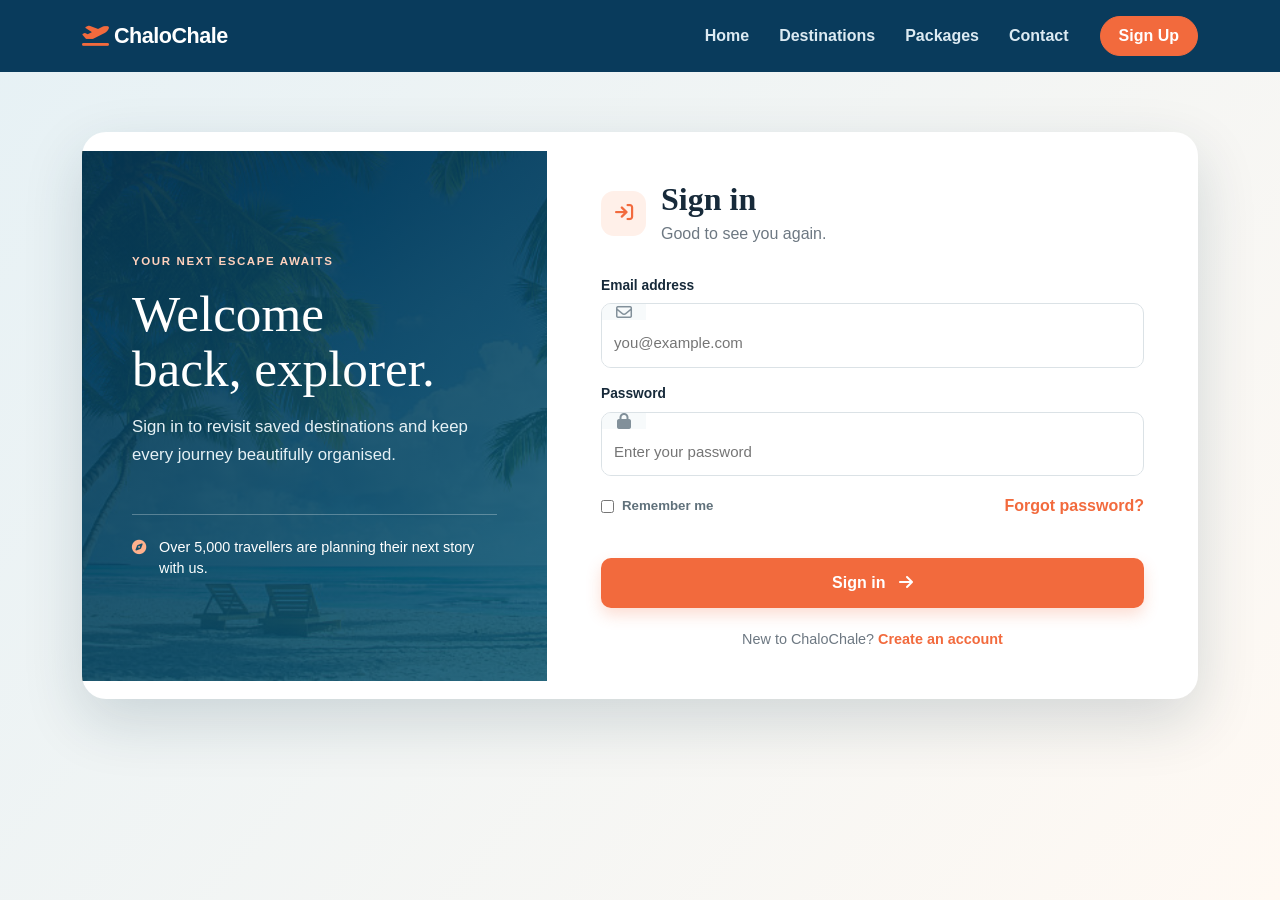
<file: Login.html>
<!DOCTYPE html>
<html lang="en">
<head>
  <meta charset="UTF-8">
  <meta name="viewport" content="width=device-width, initial-scale=1.0">
  <title>Sign in | ChaloChale</title>
  <link href="https://cdn.jsdelivr.net/npm/bootstrap@5.3.3/dist/css/bootstrap.min.css" rel="stylesheet">
  <link rel="stylesheet" href="https://cdnjs.cloudflare.com/ajax/libs/font-awesome/6.5.2/css/all.min.css">
  <link rel="stylesheet" href="CSS/Style.css">
</head>
<body class="account-page">
  <nav class="navbar navbar-expand-lg site-nav">
    <div class="container"><a class="navbar-brand" href="index.html"><i class="fa-solid fa-plane-departure"></i> ChaloChale</a><button class="navbar-toggler" type="button" data-bs-toggle="collapse" data-bs-target="#navMenu"><i class="fa-solid fa-bars"></i></button><div class="collapse navbar-collapse" id="navMenu"><ul class="navbar-nav ms-auto"><li class="nav-item"><a class="nav-link" href="index.html">Home</a></li><li class="nav-item"><a class="nav-link" href="Destination.html">Destinations</a></li><li class="nav-item"><a class="nav-link" href="Package.html">Packages</a></li><li class="nav-item"><a class="nav-link" href="Contact.html">Contact</a></li></ul><a class="btn nav-cta ms-lg-3 active-cta" href="Sign-Up.html">Sign Up</a></div></div>
  </nav>
  <main class="auth-shell"><div class="container"><div class="row justify-content-center align-items-center g-0 auth-card">
    <div class="col-lg-5 auth-intro"><span class="eyebrow">YOUR NEXT ESCAPE AWAITS</span><h1>Welcome<br>back, explorer.</h1><p>Sign in to revisit saved destinations and keep every journey beautifully organised.</p><div class="journey-note"><i class="fa-solid fa-compass"></i><span>Over 5,000 travellers are planning their next story with us.</span></div></div>
    <div class="col-lg-7"><section class="auth-form"><div class="form-heading"><span class="form-icon"><i class="fa-solid fa-arrow-right-to-bracket"></i></span><div><h2>Sign in</h2><p>Good to see you again.</p></div></div><form><label for="loginEmail">Email address</label><div class="input-group"><span><i class="fa-regular fa-envelope"></i></span><input id="loginEmail" type="email" placeholder="you@example.com" required></div><label for="loginPassword">Password</label><div class="input-group"><span><i class="fa-solid fa-lock"></i></span><input id="loginPassword" type="password" placeholder="Enter your password" required></div><div class="form-options"><label class="check-label"><input type="checkbox"> Remember me</label><a href="#">Forgot password?</a></div><button type="submit" class="primary-btn">Sign in <i class="fa-solid fa-arrow-right"></i></button><p class="account-switch">New to ChaloChale? <a href="Sign-Up.html">Create an account</a></p></form></section></div>
  </div></div></main>
  <script src="https://cdn.jsdelivr.net/npm/bootstrap@5.3.3/dist/js/bootstrap.bundle.min.js"></script>
</body></html>
</file>
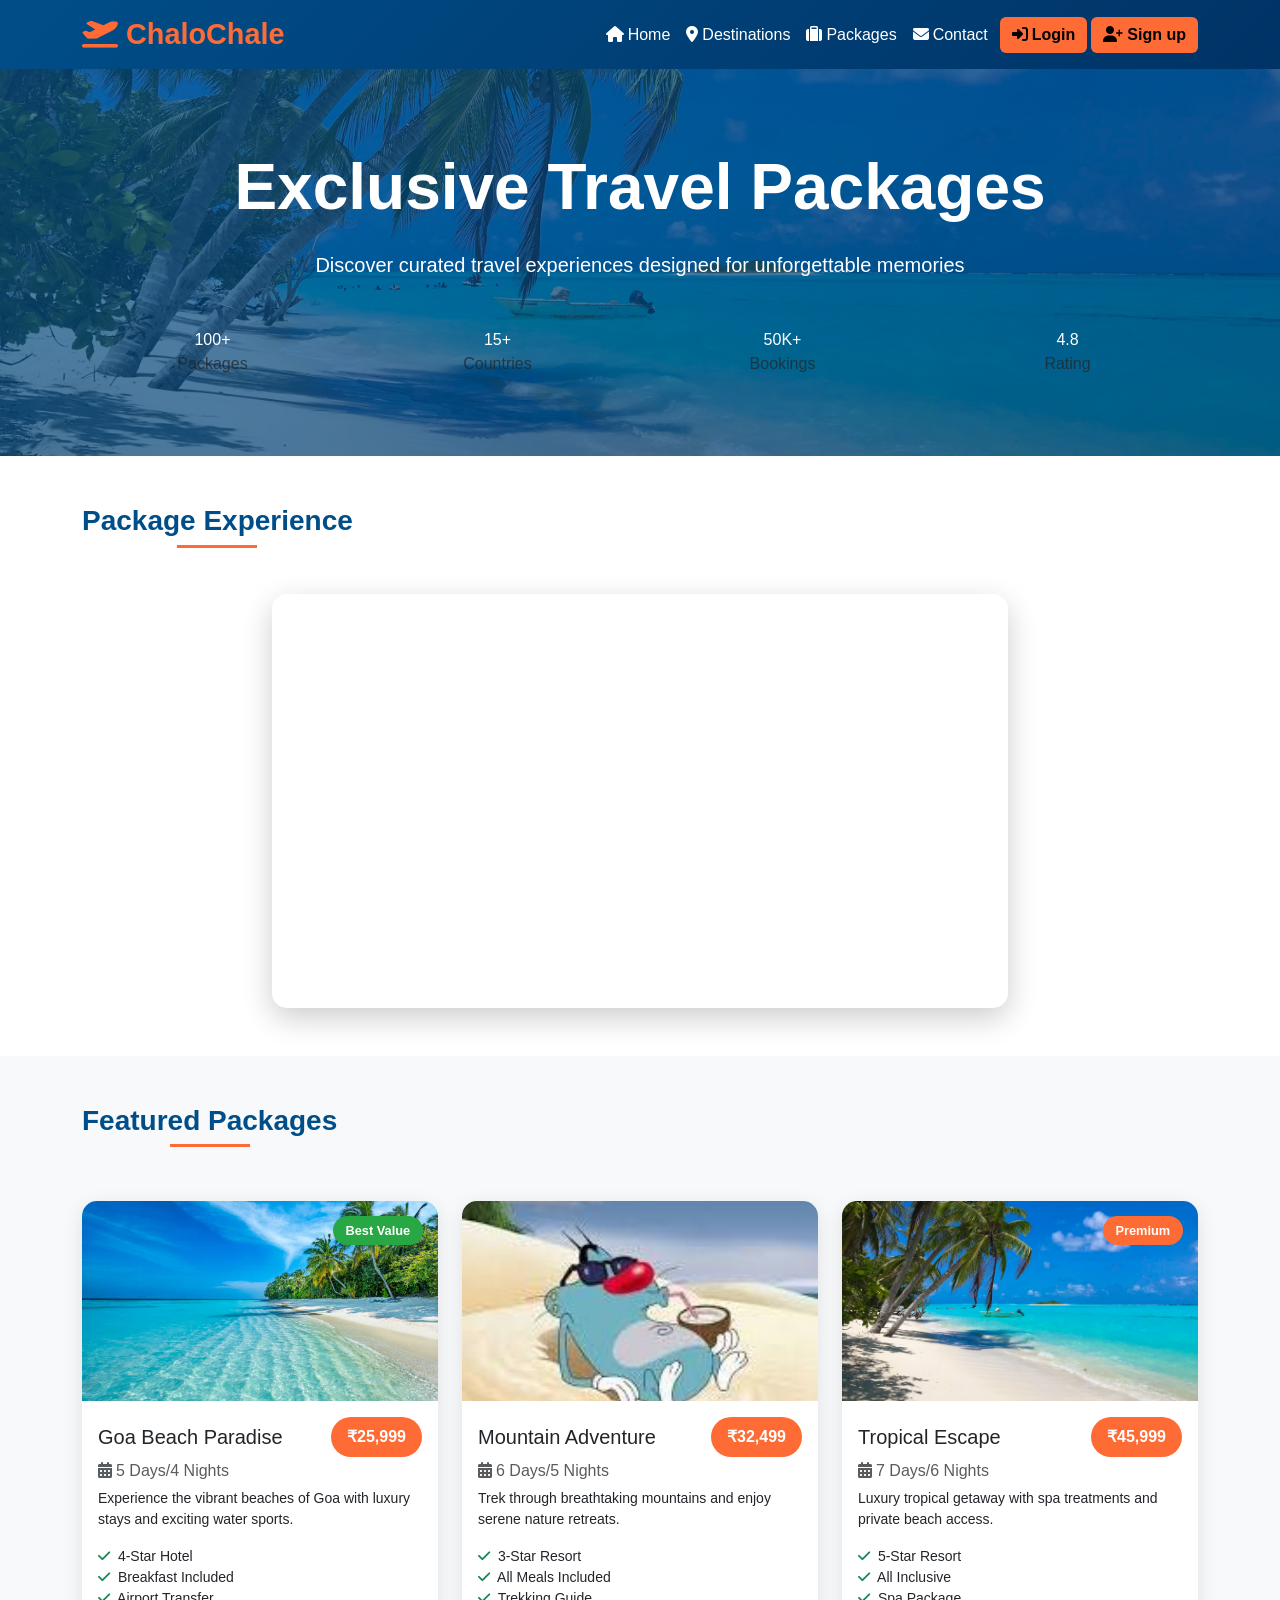
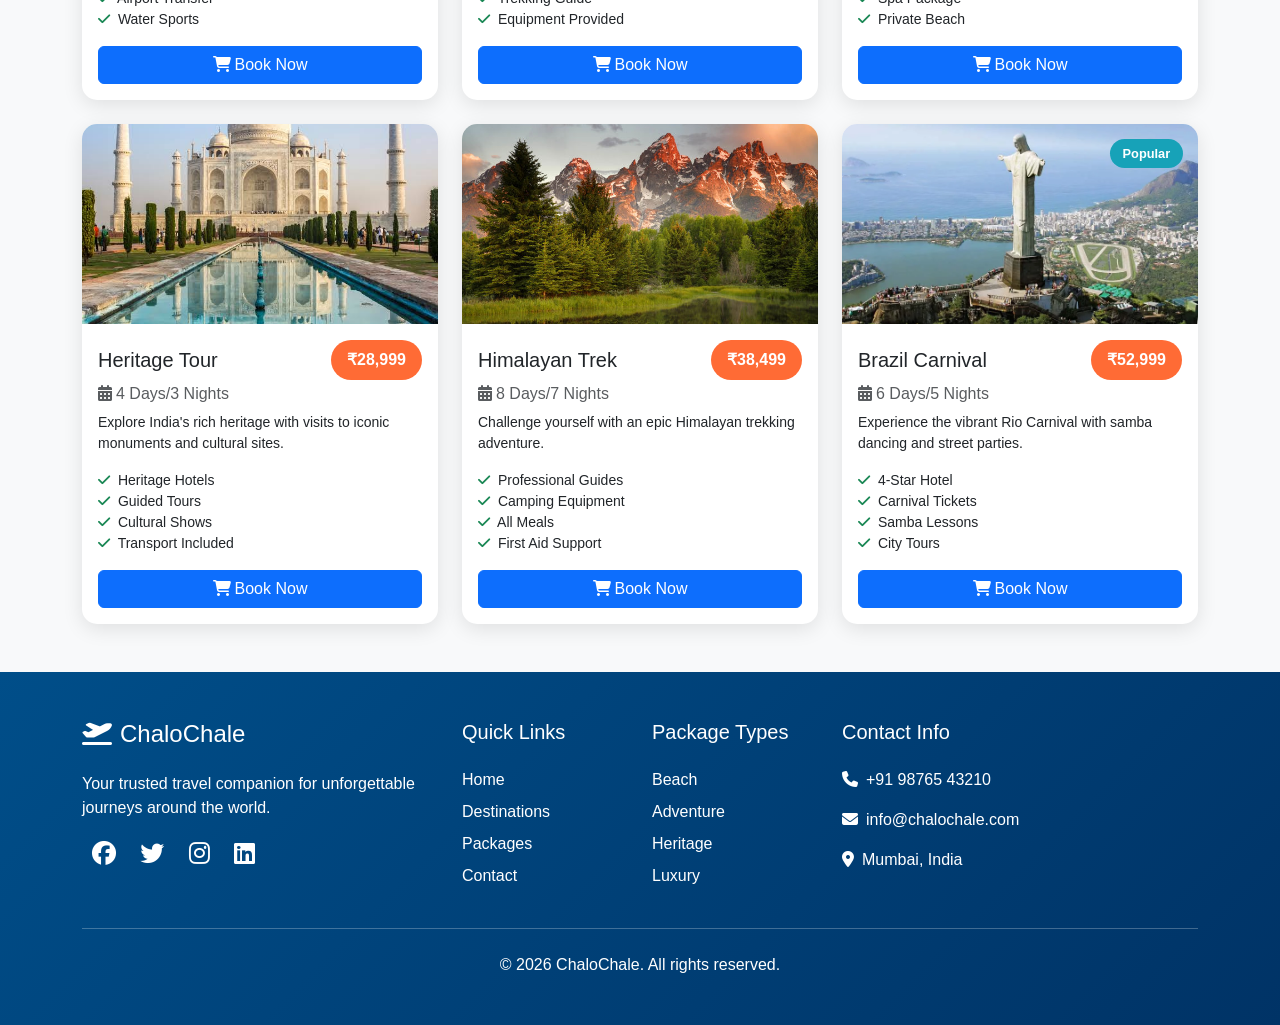
<file: Package.html>
<!DOCTYPE html>
<html lang="en">
<head>
  <meta charset="UTF-8">
  <meta name="viewport" content="width=device-width, initial-scale=1.0">
  <link href="https://cdn.jsdelivr.net/npm/bootstrap@5.3.0/dist/css/bootstrap.min.css" rel="stylesheet">
  <link rel="stylesheet" href="https://cdnjs.cloudflare.com/ajax/libs/font-awesome/6.4.0/css/all.min.css">
  <title>Packages - ChaloChale</title>
  <style>
        :root {
            --primary-color: #ff6b35;
            --secondary-color: #004e89;
            --accent-color: #f7c59f;
        }
        
        body {
            font-family: 'Segoe UI', Tahoma, Geneva, Verdana, sans-serif;
        }
        
        .navbar {
            background: linear-gradient(135deg, var(--secondary-color), #003366) !important;
            box-shadow: 0 2px 10px rgba(0,0,0,0.2);
        }
        
        .navbar-brand {
            font-size: 1.8rem;
            color: var(--primary-color) !important;
        }
        
        .nav-link {
            color: white !important;
            font-weight: 500;
            transition: color 0.3s;
        }
        
        .nav-link:hover {
            color: var(--primary-color) !important;
        }
        
        .btn-warning {
            background-color: var(--primary-color);
            border: none;
            font-weight: 600;
            transition: transform 0.2s, box-shadow 0.2s;
        }
        
        .btn-warning:hover {
            background-color: #e55a2b;
            transform: translateY(-2px);
            box-shadow: 0 4px 8px rgba(0,0,0,0.2);
        }
        
        .hero-section {
            background: linear-gradient(135deg, var(--secondary-color), #003366);
            color: white;
            padding: 80px 0;
            position: relative;
            overflow: hidden;
        }
        
        .hero-section::before {
            content: '';
            position: absolute;
            top: 0;
            left: 0;
            right: 0;
            bottom: 0;
            background: url('Images/Beach image2.avif') center/cover;
            opacity: 0.3;
        }
        
        .hero-content {
            position: relative;
            z-index: 1;
        }
        
        .section-title {
            color: var(--secondary-color);
            font-weight: 700;
            margin-bottom: 2rem;
            position: relative;
            display: inline-block;
        }
        
        .section-title::after {
            content: '';
            position: absolute;
            bottom: -10px;
            left: 50%;
            transform: translateX(-50%);
            width: 80px;
            height: 3px;
            background: var(--primary-color);
        }
        
        .package-card {
            border: none;
            border-radius: 15px;
            overflow: hidden;
            box-shadow: 0 5px 20px rgba(0,0,0,0.1);
            transition: transform 0.3s;
            height: 100%;
        }
        
        .package-card:hover {
            transform: translateY(-5px);
        }
        
        .package-card img {
            height: 200px;
            object-fit: cover;
            transition: transform 0.3s;
        }
        
        .package-card:hover img {
            transform: scale(1.05);
        }
        
        .price-tag {
            background: var(--primary-color);
            color: white;
            padding: 0.5rem 1rem;
            border-radius: 20px;
            font-weight: 700;
        }
        
        .video-container {
            position: relative;
            padding-bottom: 56.25%;
            height: 0;
            overflow: hidden;
            border-radius: 15px;
            box-shadow: 0 10px 30px rgba(0,0,0,0.2);
        }
        
        .video-container iframe {
            position: absolute;
            top: 0;
            left: 0;
            width: 100%;
            height: 100%;
        }
        
        .footer {
            background: linear-gradient(135deg, var(--secondary-color), #003366);
            color: white;
        }
        
        .footer a {
            color: white;
            text-decoration: none;
            transition: color 0.3s;
        }
        
        .footer a:hover {
            color: var(--primary-color);
        }
        
        .social-icon {
            font-size: 1.5rem;
            margin: 0 10px;
            transition: transform 0.3s;
        }
        
        .social-icon:hover {
            transform: scale(1.2);
            color: var(--primary-color);
        }
        
        .best-value-badge {
            position: absolute;
            top: 15px;
            right: 15px;
            background: #28a745;
            color: white;
            padding: 0.3rem 0.8rem;
            border-radius: 20px;
            font-weight: 600;
            font-size: 0.8rem;
            z-index: 10;
        }
        
        .feature-icon {
            font-size: 1.2rem;
            color: var(--primary-color);
            margin-right: 0.5rem;
        }
    </style>
</head>
<body>
  <nav class="navbar navbar-expand-lg navbar-dark">
  <div class="container">
    <a class="navbar-brand fw-bold" href="#"><i class="fas fa-plane-departure me-2"></i>ChaloChale</a>
    <button class="navbar-toggler" type="button" data-bs-toggle="collapse" data-bs-target="#navbarSupportedContent" aria-controls="navbarSupportedContent" aria-expanded="false" aria-label="Toggle navigation">
      <span class="navbar-toggler-icon"></span>
    </button>
    <div class="collapse navbar-collapse" id="navbarSupportedContent">
      <ul class="navbar-nav ms-auto mb-2 mb-lg-0">
        <li class="nav-item">
          <a class="nav-link active" aria-current="page" href="index.html"><i class="fas fa-home me-1"></i>Home</a>
        </li>
        <li class="nav-item">
          <a class="nav-link" href="Destination.html"><i class="fas fa-map-marker-alt me-1"></i>Destinations</a>
        </li>
        <li class="nav-item">
          <a class="nav-link" href="Package.html"><i class="fas fa-suitcase me-1"></i>Packages</a>
        </li>
        <li class="nav-item">
          <a class="nav-link" href="Contact.html"><i class="fas fa-envelope me-1"></i>Contact</a>
        </li>
      </ul>
    <button type="button" class="btn btn-warning m-1"  onclick="window.location.href='Login.html'"><i class="fas fa-sign-in-alt me-1"></i>Login</button>
      <button type="button" class="btn btn-warning" onclick="window.location.href='Sign-Up.html'"><i class="fas fa-user-plus me-1"></i>Sign up</button>
    </div>
  </div>
</nav>
<section class="hero-section">
    <div class="container hero-content text-center">
        <h1 class="display-3 fw-bold mb-4">Exclusive Travel Packages</h1>
        <p class="lead mb-4">Discover curated travel experiences designed for unforgettable memories</p>
        <div class="row g-4 mt-4">
            <div class="col-md-3">
                <div class="stats-card">
                    <div class="stats-number">100+</div>
                    <p class="text-muted mb-0">Packages</p>
                </div>
            </div>
            <div class="col-md-3">
                <div class="stats-card">
                    <div class="stats-number">15+</div>
                    <p class="text-muted mb-0">Countries</p>
                </div>
            </div>
            <div class="col-md-3">
                <div class="stats-card">
                    <div class="stats-number">50K+</div>
                    <p class="text-muted mb-0">Bookings</p>
                </div>
            </div>
            <div class="col-md-3">
                <div class="stats-card">
                    <div class="stats-number">4.8</div>
                    <p class="text-muted mb-0">Rating</p>
                </div>
            </div>
        </div>
    </div>
</section>

<!-- Video Section -->
<section class="py-5">
    <div class="container">
        <h3 class="text-center fw-bold section-title">Package Experience</h3>
        <div class="row mt-4">
            <div class="col-md-8 mx-auto">
                <div class="video-container">
                    <iframe src="https://www.youtube.com/embed/dQw4w9WgXcQ" title="Package Experience" frameborder="0" allow="accelerometer; autoplay; clipboard-write; encrypted-media; gyroscope; picture-in-picture" allowfullscreen></iframe>
                </div>
            </div>
        </div>
    </div>
</section>

<section id="packages" class="py-5 bg-light">
    <div class="container">
        <h3 class="text-center fw-bold section-title">Featured Packages</h3>
        <div class="row g-4 mt-2">
            <div class="col-md-4">
                <div class="card package-card">
                    <span class="best-value-badge">Best Value</span>
                    <img src="Images/Beach image3.jpg" class="card-img-top" alt="Goa Beach">
                    <div class="card-body">
                        <div class="d-flex justify-content-between align-items-center mb-2">
                            <h5 class="card-title mb-0">Goa Beach Paradise</h5>
                            <span class="price-tag">₹25,999</span>
                        </div>
                        <h6 class="card-subtitle mb-2 text-muted"><i class="fas fa-calendar-alt me-1"></i>5 Days/4 Nights</h6>
                        <p class="card-text small">Experience the vibrant beaches of Goa with luxury stays and exciting water sports.</p>
                        <ul class="list-unstyled small mb-3">
                            <li><i class="fas fa-check text-success me-1"></i> 4-Star Hotel</li>
                            <li><i class="fas fa-check text-success me-1"></i> Breakfast Included</li>
                            <li><i class="fas fa-check text-success me-1"></i> Airport Transfer</li>
                            <li><i class="fas fa-check text-success me-1"></i> Water Sports</li>
                        </ul>
                        <button type="button" class="btn btn-primary w-100" data-bs-toggle="modal" data-bs-target="#exampleModal"><i class="fas fa-shopping-cart me-1"></i>Book Now</button>
                    </div>
                </div>
            </div>
            <div class="col-md-4">
                <div class="card package-card">
                    <img src="Images/Beach image4.jpg" class="card-img-top" alt="Mountain Adventure">
                    <div class="card-body">
                        <div class="d-flex justify-content-between align-items-center mb-2">
                            <h5 class="card-title mb-0">Mountain Adventure</h5>
                            <span class="price-tag">₹32,499</span>
                        </div>
                        <h6 class="card-subtitle mb-2 text-muted"><i class="fas fa-calendar-alt me-1"></i>6 Days/5 Nights</h6>
                        <p class="card-text small">Trek through breathtaking mountains and enjoy serene nature retreats.</p>
                        <ul class="list-unstyled small mb-3">
                            <li><i class="fas fa-check text-success me-1"></i> 3-Star Resort</li>
                            <li><i class="fas fa-check text-success me-1"></i> All Meals Included</li>
                            <li><i class="fas fa-check text-success me-1"></i> Trekking Guide</li>
                            <li><i class="fas fa-check text-success me-1"></i> Equipment Provided</li>
                        </ul>
                        <button type="button" class="btn btn-primary w-100" data-bs-toggle="modal" data-bs-target="#exampleModal"><i class="fas fa-shopping-cart me-1"></i>Book Now</button>
                    </div>
                </div>
            </div>
            <div class="col-md-4">
                <div class="card package-card">
                    <span class="best-value-badge" style="background: var(--primary-color);">Premium</span>
                    <img src="Images/Beach image2.avif" class="card-img-top" alt="Tropical Escape">
                    <div class="card-body">
                        <div class="d-flex justify-content-between align-items-center mb-2">
                            <h5 class="card-title mb-0">Tropical Escape</h5>
                            <span class="price-tag">₹45,999</span>
                        </div>
                        <h6 class="card-subtitle mb-2 text-muted"><i class="fas fa-calendar-alt me-1"></i>7 Days/6 Nights</h6>
                        <p class="card-text small">Luxury tropical getaway with spa treatments and private beach access.</p>
                        <ul class="list-unstyled small mb-3">
                            <li><i class="fas fa-check text-success me-1"></i> 5-Star Resort</li>
                            <li><i class="fas fa-check text-success me-1"></i> All Inclusive</li>
                            <li><i class="fas fa-check text-success me-1"></i> Spa Package</li>
                            <li><i class="fas fa-check text-success me-1"></i> Private Beach</li>
                        </ul>
                        <button type="button" class="btn btn-primary w-100" data-bs-toggle="modal" data-bs-target="#exampleModal"><i class="fas fa-shopping-cart me-1"></i>Book Now</button>
                    </div>
                </div>
            </div>
            <div class="col-md-4">
                <div class="card package-card">
                    <img src="Images/Taj Mahal.jpg" class="card-img-top" alt="Heritage Tour">
                    <div class="card-body">
                        <div class="d-flex justify-content-between align-items-center mb-2">
                            <h5 class="card-title mb-0">Heritage Tour</h5>
                            <span class="price-tag">₹28,999</span>
                        </div>
                        <h6 class="card-subtitle mb-2 text-muted"><i class="fas fa-calendar-alt me-1"></i>4 Days/3 Nights</h6>
                        <p class="card-text small">Explore India's rich heritage with visits to iconic monuments and cultural sites.</p>
                        <ul class="list-unstyled small mb-3">
                            <li><i class="fas fa-check text-success me-1"></i> Heritage Hotels</li>
                            <li><i class="fas fa-check text-success me-1"></i> Guided Tours</li>
                            <li><i class="fas fa-check text-success me-1"></i> Cultural Shows</li>
                            <li><i class="fas fa-check text-success me-1"></i> Transport Included</li>
                        </ul>
                        <button type="button" class="btn btn-primary w-100" data-bs-toggle="modal" data-bs-target="#exampleModal"><i class="fas fa-shopping-cart me-1"></i>Book Now</button>
                    </div>
                </div>
            </div>
            <div class="col-md-4">
                <div class="card package-card">
                    <img src="Images/Mountain image.jpg" class="card-img-top" alt="Himalayan Trek">
                    <div class="card-body">
                        <div class="d-flex justify-content-between align-items-center mb-2">
                            <h5 class="card-title mb-0">Himalayan Trek</h5>
                            <span class="price-tag">₹38,499</span>
                        </div>
                        <h6 class="card-subtitle mb-2 text-muted"><i class="fas fa-calendar-alt me-1"></i>8 Days/7 Nights</h6>
                        <p class="card-text small">Challenge yourself with an epic Himalayan trekking adventure.</p>
                        <ul class="list-unstyled small mb-3">
                            <li><i class="fas fa-check text-success me-1"></i> Professional Guides</li>
                            <li><i class="fas fa-check text-success me-1"></i> Camping Equipment</li>
                            <li><i class="fas fa-check text-success me-1"></i> All Meals</li>
                            <li><i class="fas fa-check text-success me-1"></i> First Aid Support</li>
                        </ul>
                        <button type="button" class="btn btn-primary w-100" data-bs-toggle="modal" data-bs-target="#exampleModal"><i class="fas fa-shopping-cart me-1"></i>Book Now</button>
                    </div>
                </div>
            </div>
            <div class="col-md-4">
                <div class="card package-card">
                    <span class="best-value-badge" style="background: #17a2b8;">Popular</span>
                    <img src="Images/Christ the redeemer.webp" class="card-img-top" alt="Brazil Carnival">
                    <div class="card-body">
                        <div class="d-flex justify-content-between align-items-center mb-2">
                            <h5 class="card-title mb-0">Brazil Carnival</h5>
                            <span class="price-tag">₹52,999</span>
                        </div>
                        <h6 class="card-subtitle mb-2 text-muted"><i class="fas fa-calendar-alt me-1"></i>6 Days/5 Nights</h6>
                        <p class="card-text small">Experience the vibrant Rio Carnival with samba dancing and street parties.</p>
                        <ul class="list-unstyled small mb-3">
                            <li><i class="fas fa-check text-success me-1"></i> 4-Star Hotel</li>
                            <li><i class="fas fa-check text-success me-1"></i> Carnival Tickets</li>
                            <li><i class="fas fa-check text-success me-1"></i> Samba Lessons</li>
                            <li><i class="fas fa-check text-success me-1"></i> City Tours</li>
                        </ul>
                        <button type="button" class="btn btn-primary w-100" data-bs-toggle="modal" data-bs-target="#exampleModal"><i class="fas fa-shopping-cart me-1"></i>Book Now</button>
                    </div>
                </div>
            </div>
        </div>
    </div>
</section>

<!-- Footer -->
<footer class="footer py-5">
    <div class="container">
        <div class="row g-4">
            <div class="col-md-4">
                <h4 class="mb-4"><i class="fas fa-plane-departure me-2"></i>ChaloChale</h4>
                <p>Your trusted travel companion for unforgettable journeys around the world.</p>
                <div class="mt-3">
                    <a href="#" class="social-icon"><i class="fab fa-facebook"></i></a>
                    <a href="#" class="social-icon"><i class="fab fa-twitter"></i></a>
                    <a href="#" class="social-icon"><i class="fab fa-instagram"></i></a>
                    <a href="#" class="social-icon"><i class="fab fa-linkedin"></i></a>
                </div>
            </div>
            <div class="col-md-2">
                <h5 class="mb-4">Quick Links</h5>
                <ul class="list-unstyled">
                    <li class="mb-2"><a href="index.html">Home</a></li>
                    <li class="mb-2"><a href="Destination.html">Destinations</a></li>
                    <li class="mb-2"><a href="Package.html">Packages</a></li>
                    <li class="mb-2"><a href="Contact.html">Contact</a></li>
                </ul>
            </div>
            <div class="col-md-2">
                <h5 class="mb-4">Package Types</h5>
                <ul class="list-unstyled">
                    <li class="mb-2"><a href="#">Beach</a></li>
                    <li class="mb-2"><a href="#">Adventure</a></li>
                    <li class="mb-2"><a href="#">Heritage</a></li>
                    <li class="mb-2"><a href="#">Luxury</a></li>
                </ul>
            </div>
            <div class="col-md-4">
                <h5 class="mb-4">Contact Info</h5>
                <p><i class="fas fa-phone me-2"></i>+91 98765 43210</p>
                <p><i class="fas fa-envelope me-2"></i>info@chalochale.com</p>
                <p><i class="fas fa-map-marker-alt me-2"></i>Mumbai, India</p>
            </div>
        </div>
        <hr class="my-4 bg-light">
        <div class="text-center">
            <p class="mb-0">© 2026 ChaloChale. All rights reserved.</p>
        </div>
    </div>
</footer>

<script src="https://cdn.jsdelivr.net/npm/bootstrap@5.3.2/dist/js/bootstrap.bundle.min.js"></script>
</body>
</html>
</file>
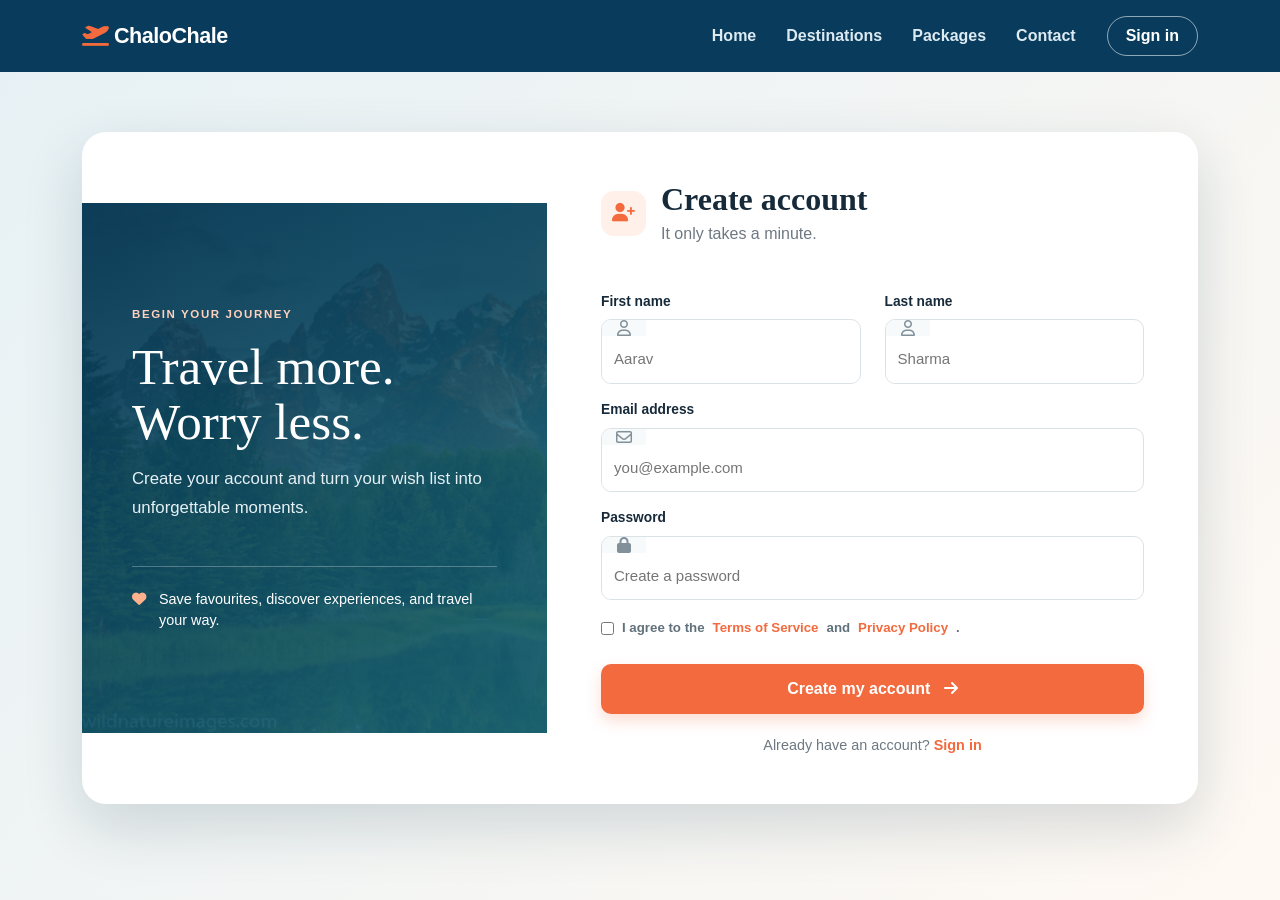
<file: Sign-Up.html>
<!DOCTYPE html>
<html lang="en"><head><meta charset="UTF-8"><meta name="viewport" content="width=device-width, initial-scale=1.0"><title>Create account | ChaloChale</title><link href="https://cdn.jsdelivr.net/npm/bootstrap@5.3.3/dist/css/bootstrap.min.css" rel="stylesheet"><link rel="stylesheet" href="https://cdnjs.cloudflare.com/ajax/libs/font-awesome/6.5.2/css/all.min.css"><link rel="stylesheet" href="CSS/Style.css"></head>
<body class="account-page"><nav class="navbar navbar-expand-lg site-nav"><div class="container"><a class="navbar-brand" href="index.html"><i class="fa-solid fa-plane-departure"></i> ChaloChale</a><button class="navbar-toggler" type="button" data-bs-toggle="collapse" data-bs-target="#navMenu"><i class="fa-solid fa-bars"></i></button><div class="collapse navbar-collapse" id="navMenu"><ul class="navbar-nav ms-auto"><li class="nav-item"><a class="nav-link" href="index.html">Home</a></li><li class="nav-item"><a class="nav-link" href="Destination.html">Destinations</a></li><li class="nav-item"><a class="nav-link" href="Package.html">Packages</a></li><li class="nav-item"><a class="nav-link" href="Contact.html">Contact</a></li></ul><a class="btn nav-cta ms-lg-3" href="Login.html">Sign in</a></div></div></nav>
<main class="auth-shell"><div class="container"><div class="row justify-content-center align-items-center g-0 auth-card signup-card"><div class="col-lg-5 auth-intro"><span class="eyebrow">BEGIN YOUR JOURNEY</span><h1>Travel more.<br>Worry less.</h1><p>Create your account and turn your wish list into unforgettable moments.</p><div class="journey-note"><i class="fa-solid fa-heart"></i><span>Save favourites, discover experiences, and travel your way.</span></div></div><div class="col-lg-7"><section class="auth-form"><div class="form-heading"><span class="form-icon"><i class="fa-solid fa-user-plus"></i></span><div><h2>Create account</h2><p>It only takes a minute.</p></div></div><form><div class="row"><div class="col-md-6"><label for="firstName">First name</label><div class="input-group"><span><i class="fa-regular fa-user"></i></span><input id="firstName" type="text" placeholder="Aarav" required></div></div><div class="col-md-6"><label for="lastName">Last name</label><div class="input-group"><span><i class="fa-regular fa-user"></i></span><input id="lastName" type="text" placeholder="Sharma" required></div></div></div><label for="signupEmail">Email address</label><div class="input-group"><span><i class="fa-regular fa-envelope"></i></span><input id="signupEmail" type="email" placeholder="you@example.com" required></div><label for="signupPassword">Password</label><div class="input-group"><span><i class="fa-solid fa-lock"></i></span><input id="signupPassword" type="password" placeholder="Create a password" required></div><label class="check-label terms"><input type="checkbox" required> I agree to the <a href="#">Terms of Service</a> and <a href="#">Privacy Policy</a>.</label><button type="submit" class="primary-btn">Create my account <i class="fa-solid fa-arrow-right"></i></button><p class="account-switch">Already have an account? <a href="Login.html">Sign in</a></p></form></section></div></div></div></main><script src="https://cdn.jsdelivr.net/npm/bootstrap@5.3.3/dist/js/bootstrap.bundle.min.js"></script></body></html>
</file>
<file: CSS/Style.css>
:root{--navy:#093b5c;--ink:#172a3a;--orange:#f26a3d;--cream:#fff8f1;--muted:#6d7882}*{box-sizing:border-box}body{font-family:Inter,Segoe UI,Arial,sans-serif;color:var(--ink)}.site-nav{background:var(--navy);padding:15px 0}.navbar-brand{font-size:1.35rem;font-weight:800;color:#fff!important;letter-spacing:-.5px}.navbar-brand i{color:var(--orange)}.nav-link{color:#dceaf2!important;font-weight:600;margin:0 7px}.nav-link:hover,.nav-link.active{color:#fff!important}.navbar-toggler{border:0;color:#fff}.navbar-toggler:focus{box-shadow:none}.nav-cta{border:1px solid rgba(255,255,255,.55);border-radius:99px;color:#fff;font-weight:700;padding:7px 18px}.nav-cta:hover,.active-cta{background:var(--orange);border-color:var(--orange);color:#fff}.account-page{min-height:100vh;background:linear-gradient(130deg,#e6f1f5 0%,#fff9f3 100%)}.auth-shell{padding:60px 0}.auth-card{overflow:hidden;border-radius:24px;background:#fff;box-shadow:0 22px 60px rgba(14,49,70,.16)}.auth-intro{min-height:530px;padding:66px 50px;background:linear-gradient(145deg,rgba(5,54,82,.95),rgba(10,86,116,.87)),url('../Images/Beach image1.jpg') center/cover;color:#fff;display:flex;flex-direction:column;justify-content:center}.signup-card .auth-intro{background:linear-gradient(145deg,rgba(5,54,82,.95),rgba(20,103,126,.84)),url('../Images/Mountain image.jpg') center/cover}.eyebrow{display:inline-block;font-size:.72rem;letter-spacing:1.6px;font-weight:800;color:var(--orange)}.auth-intro .eyebrow{color:#ffd1bd}.auth-intro h1,.contact-hero h1{font-family:Georgia,serif;font-size:clamp(2.5rem,4vw,3.65rem);line-height:1.08;margin:16px 0}.auth-intro p{font-size:1.05rem;line-height:1.7;color:#e6f1f5}.journey-note{margin-top:28px;border-top:1px solid rgba(255,255,255,.28);padding-top:22px;display:flex;gap:13px;line-height:1.45;font-size:.9rem}.journey-note i{color:#ffb18d;padding-top:3px}.auth-form{padding:48px 54px}.form-heading{display:flex;gap:15px;align-items:center;margin-bottom:30px}.form-icon{height:45px;width:45px;border-radius:13px;display:grid;place-items:center;background:#fff0e9;color:var(--orange);font-size:1.15rem}.form-heading h2,.message-card h2,.contact-info h2{font-family:Georgia,serif;font-weight:700;margin:0;font-size:2rem}.form-heading p{margin:3px 0 0;color:var(--muted)}form label{font-size:.86rem;font-weight:750;margin:16px 0 7px;display:block}.input-group{border:1px solid #dbe2e6;border-radius:10px;overflow:hidden;transition:.2s}.input-group:focus-within{border-color:var(--orange);box-shadow:0 0 0 3px rgba(242,106,61,.12)}.input-group span{width:44px;display:grid;place-items:center;background:#f7fafb;color:#82909a}.input-group input,.message-card input,.message-card textarea{border:0;width:100%;outline:0;padding:12px 13px;font-size:.94rem}.form-options{display:flex;justify-content:space-between;align-items:center;margin:18px 0}.check-label{display:inline-flex;align-items:center;gap:8px;margin:0!important;font-weight:600;color:#60717b;font-size:.83rem}.check-label input{accent-color:var(--orange)}a{color:var(--orange);font-weight:700;text-decoration:none}.primary-btn{margin-top:22px;width:100%;border:0;border-radius:10px;padding:13px 18px;background:var(--orange);color:#fff;font-weight:800;box-shadow:0 7px 15px rgba(242,106,61,.22);transition:.2s}.primary-btn:hover{background:#dc5931;transform:translateY(-1px)}.primary-btn i{margin-left:9px}.account-switch{text-align:center;color:var(--muted);font-size:.9rem;margin:21px 0 0}.terms{margin-top:18px!important;line-height:1.5}.contact-page{background:#fffdfb}.contact-hero{padding:78px 0 160px;color:#fff;background:linear-gradient(120deg,rgba(7,47,72,.94),rgba(11,92,114,.79)),url('../Images/Beach image2.avif') center/cover}.contact-hero .eyebrow{color:#ffbe9f}.contact-hero h1{margin:14px 0}.contact-hero h1 em{color:#ffaf88}.contact-hero p{max-width:580px;margin:auto;color:#eaf3f5;font-size:1.05rem}.contact-content{margin-top:-90px;margin-bottom:70px}.contact-info,.message-card{height:100%;border-radius:20px;padding:38px;background:#fff;box-shadow:0 16px 40px rgba(13,48,67,.12)}.contact-info{background:var(--navy);color:#fff}.contact-info h2{margin-bottom:12px}.contact-info>p{color:#c8dce6;line-height:1.65;font-size:.93rem}.contact-detail{display:flex;gap:14px;margin-top:25px}.contact-detail>i{color:#ffad85;margin-top:4px}.contact-detail strong,.contact-detail span,.contact-detail a{display:block;font-size:.88rem}.contact-detail span{color:#d2e2e9;margin-top:3px;line-height:1.5}.contact-detail a{color:#fff;margin-top:3px}.social-links{display:flex;gap:10px;margin-top:32px}.social-links a{display:grid;place-items:center;width:34px;height:34px;border:1px solid rgba(255,255,255,.4);border-radius:50%;color:#fff}.message-card{padding:38px 42px}.message-card .eyebrow{margin-bottom:7px}.message-card form{margin-top:8px}.message-card input,.message-card textarea{display:block;border:1px solid #dbe2e6;border-radius:10px;transition:.2s}.message-card input:focus,.message-card textarea:focus{border-color:var(--orange);box-shadow:0 0 0 3px rgba(242,106,61,.12)}.message-card textarea{resize:vertical}.message-card .primary-btn{width:auto;padding:13px 28px}.site-footer{background:#062f48;color:#c6d8df;text-align:center;padding:23px;font-size:.88rem}@media(max-width:991px){.auth-intro{min-height:310px;padding:45px}.auth-form{padding:42px}.contact-content{margin-top:-80px}}@media(max-width:575px){.auth-shell{padding:30px 12px}.auth-intro,.auth-form{padding:32px 25px}.auth-intro{min-height:270px}.form-options{gap:10px;align-items:flex-start;flex-direction:column}.contact-hero{padding:58px 18px 130px}.contact-content{padding:0 16px;margin-top:-65px}.contact-info,.message-card{padding:28px 24px}.message-card .primary-btn{width:100%}}
</file>
